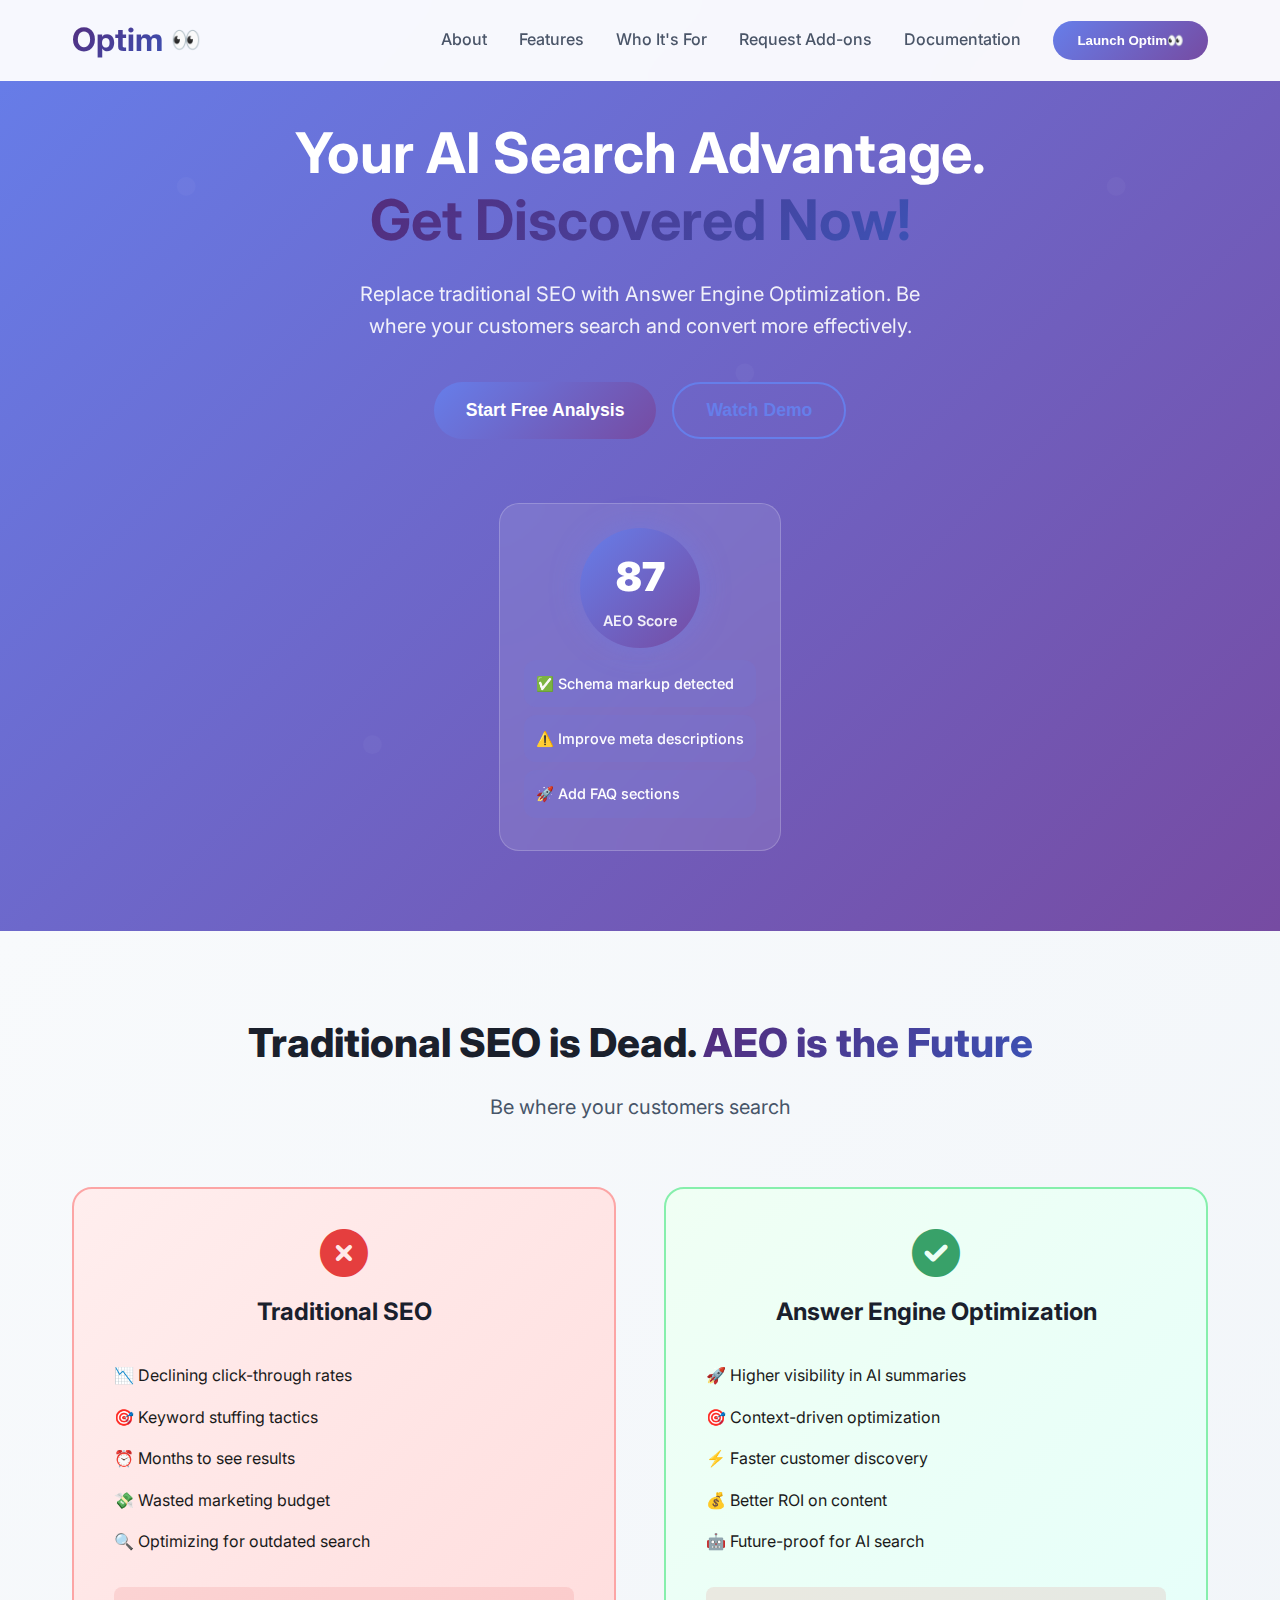
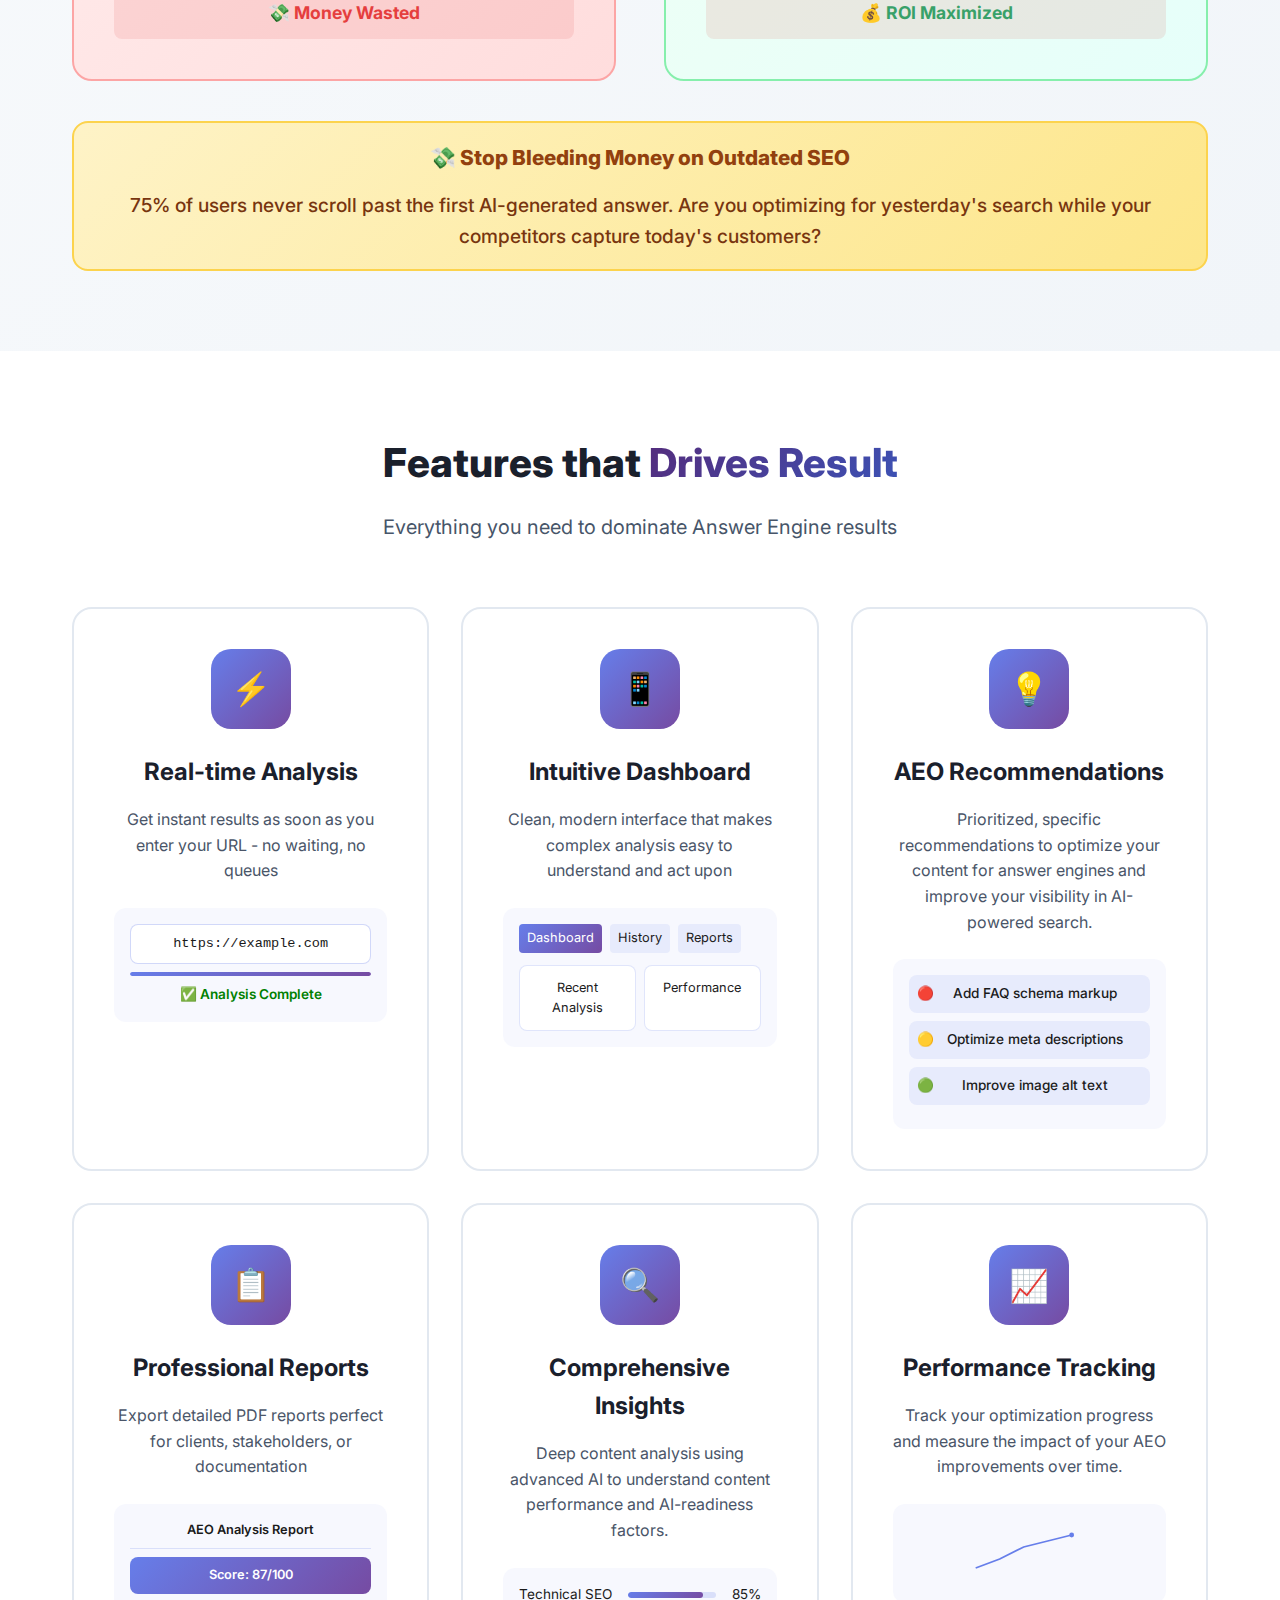
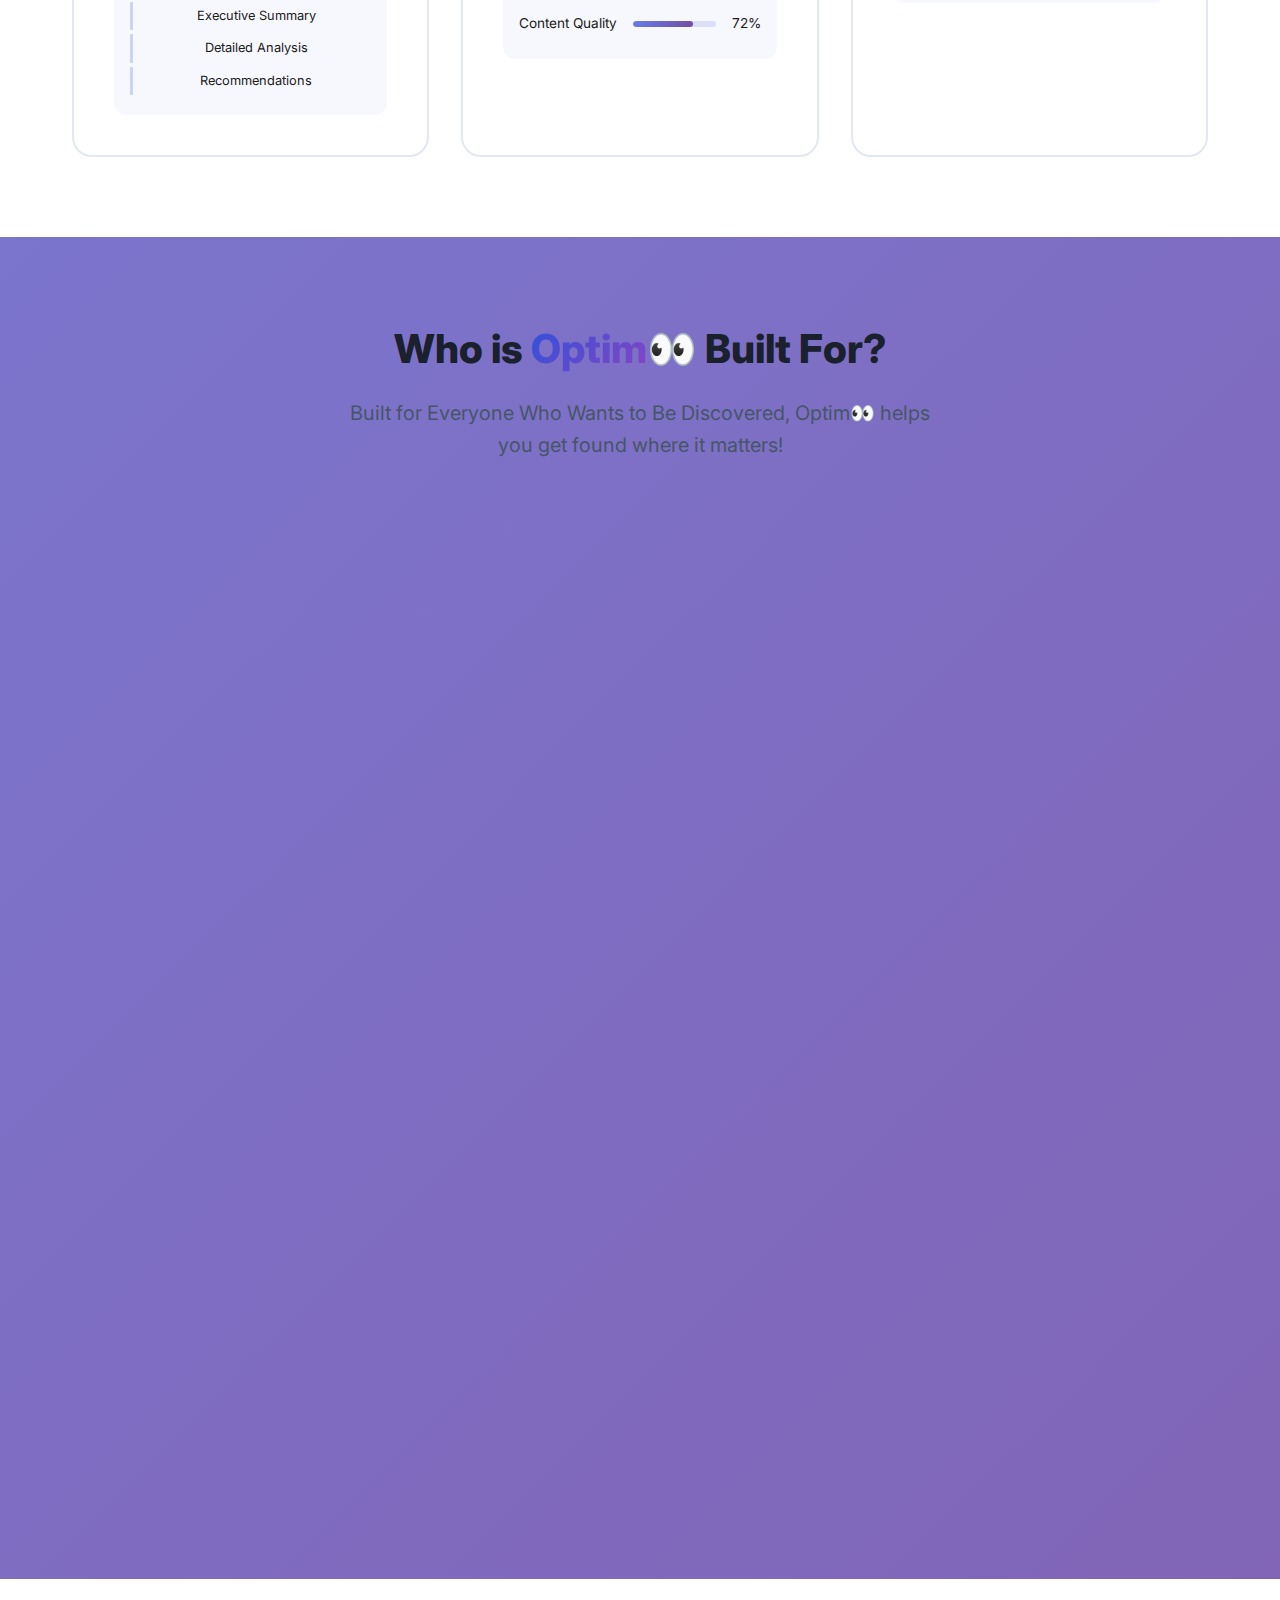
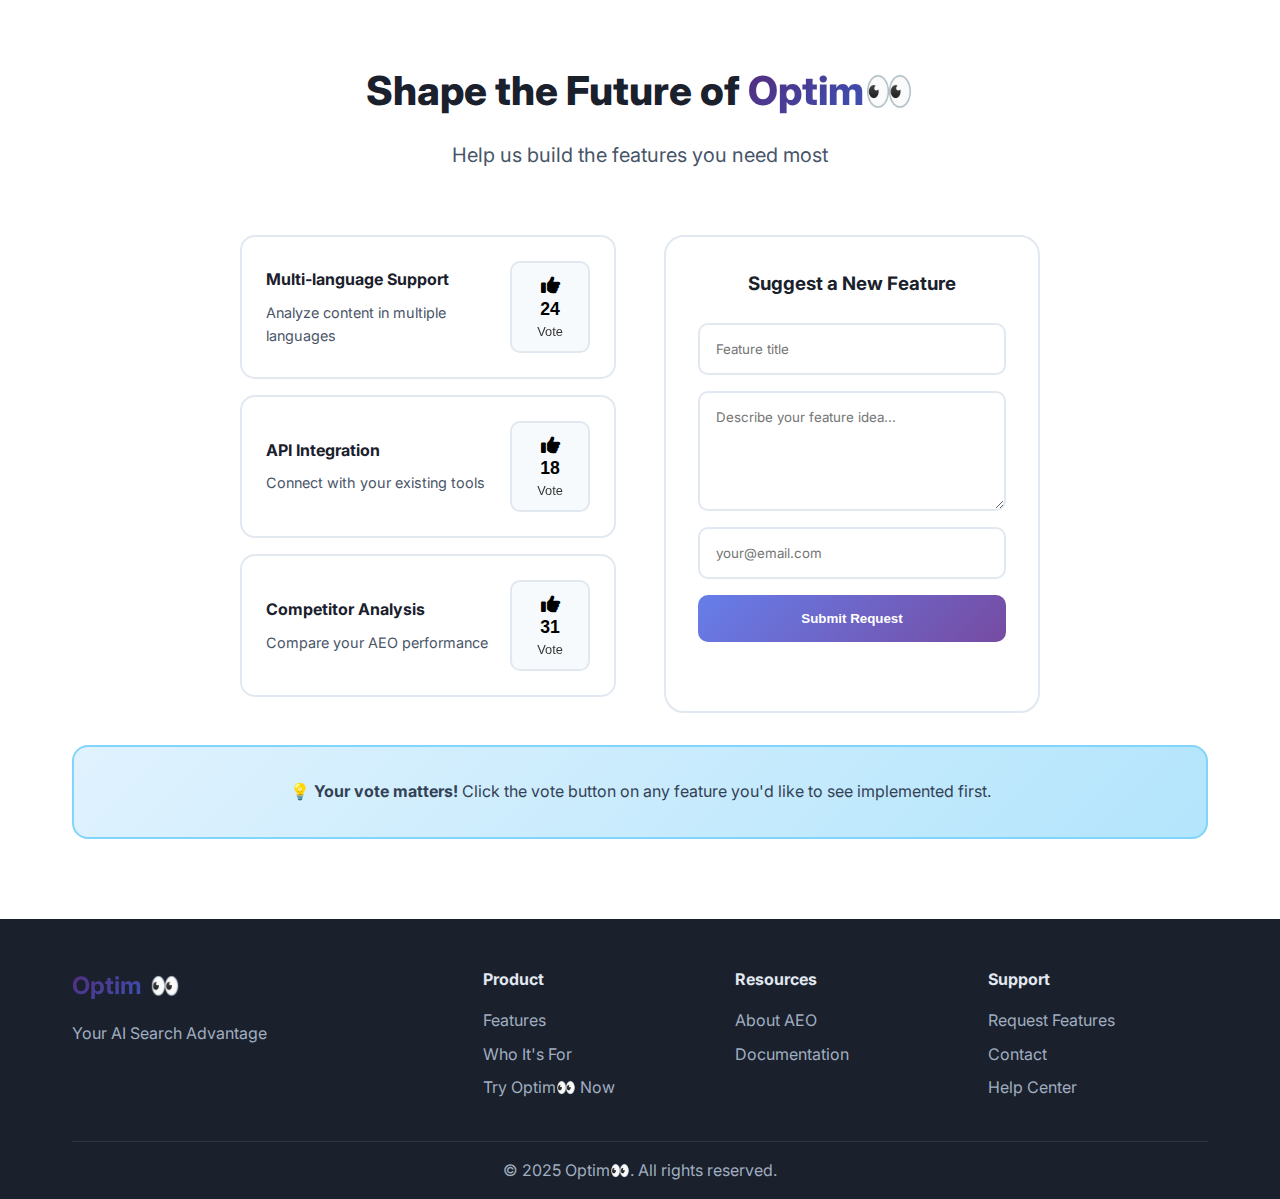
<file: index.html>
<!DOCTYPE html>
<html lang="en">
<head>
    <meta charset="UTF-8">
    <meta name="viewport" content="width=device-width, initial-scale=1.0">
    <title>Optim👀 - Your AI Search Advantage to Get Discovered</title>
    <link rel="stylesheet" href="styles.css">
    <link href="https://fonts.googleapis.com/css2?family=Inter:wght@300;400;500;600;700&display=swap" rel="stylesheet">
    <link rel="stylesheet" href="https://cdnjs.cloudflare.com/ajax/libs/font-awesome/6.0.0/css/all.min.css">
</head>
<body>
    <!-- Navigation -->
    <nav class="navbar">
        <div class="nav-container">
            <div class="nav-brand">
                <h1 class="logo">
                    <span class="gradient-text">Optim</span>
                    <span class="eye-icon">👀</span>
                </h1>
            </div>
            
            <!-- Desktop Navigation -->
            <div class="nav-links desktop-nav">
                <a href="#about" class="nav-link">About</a>
                <a href="#features" class="nav-link">Features</a>
                <a href="#audience" class="nav-link">Who It's For</a>
                <a href="#request-addons" class="nav-link">Request Add-ons</a>
                <a href="#documentation" id="documentationLink" class="nav-link">Documentation</a>
                <button class="cta-button">Launch Optim👀</button>
            </div>
            
            <!-- Mobile Menu Button -->
            <button class="mobile-menu-btn" id="mobileMenuBtn">
                <span class="hamburger"></span>
                <span class="hamburger"></span>
                <span class="hamburger"></span>
            </button>
        </div>
    </nav>

    <!-- Mobile Navigation Drawer -->
    <div class="nav-drawer" id="navDrawer">
        <div class="drawer-overlay" id="drawerOverlay"></div>
        <div class="drawer-content">
            <div class="drawer-header">
                <h2 class="drawer-title">
                    <span class="gradient-text">Optim</span>
                    <span class="eye-icon">👀</span>
                </h2>
                <button class="drawer-close" id="drawerClose">
                    <i class="fas fa-times"></i>
                </button>
            </div>
            <div class="drawer-links">
                <a href="#about" class="drawer-link" data-section="about">
                    <i class="fas fa-info-circle"></i>
                    About
                </a>
                <a href="#features" class="drawer-link" data-section="features">
                    <i class="fas fa-star"></i>
                    Features
                </a>
                <a href="#audience" class="drawer-link" data-section="audience">
                    <i class="fas fa-users"></i>
                    Who It's For
                </a>
                <a href="#request-addons" class="drawer-link" data-section="request-addons">
                    <i class="fas fa-plus-circle"></i>
                    Request Add-ons
                </a>
                <a href="#documentation" class="drawer-link" id="documentationLink">
                    <i class="fas fa-book"></i>
                    Documentation
                </a>
            </div>
            <div class="drawer-footer">
                <button class="cta-button full-width">Get Started</button>
            </div>
        </div>
    </div>

    <!-- Hero Section -->
    <section class="hero">
        <div class="container">
            <div class="hero-content">
                <h1 class="hero-title">
                    Your AI Search Advantage.<br>
                    <span class="gradient-text">Get Discovered Now!</span>
                </h1>
                <p class="hero-subtitle">
                    Replace traditional SEO with Answer Engine Optimization. 
                    Be where your customers search and convert more effectively.
                </p>
                <div class="hero-actions">
                    <button class="cta-button large">Start Free Analysis</button>
                    <button class="secondary-button large">Watch Demo</button>
                </div>
            </div>
            <div class="hero-visual">
                <div class="feature-showcase">
                    <div class="floating-card">
                        <div class="score-circle">
                            <span class="score-number">87</span>
                            <span class="score-label">AEO Score</span>
                        </div>
                        <div class="mini-recommendations">
                        <div class="rec-item">✅ Schema markup detected</div>
                        <div class="rec-item">⚠️ Improve meta descriptions</div>
                        <div class="rec-item">🚀 Add FAQ sections</div>
                    </div>
                    </div>
                </div>
            </div>
        </div>
    </section>

    <!-- About Section -->
    <section id="about" class="about-section">
        <div class="container">
            <div class="section-header">
                <h2 class="section-title">Traditional SEO is Dead. <span class="gradient-text">AEO is the Future</span></h2>
                <p class="section-subtitle">Be where your customers search</p>
            </div>
            
            <div class="comparison-grid">
                <div class="old-way">
                    <div class="comparison-card negative">
                        <i class="fas fa-times-circle error-icon"></i>
                        <h3>Traditional SEO</h3>
                        <ul>
                            <li>📉 Declining click-through rates</li>
                            <li>🎯 Keyword stuffing tactics</li>
                            <li>⏰ Months to see results</li>
                            <li>💸 Wasted marketing budget</li>
                            <li>🔍 Optimizing for outdated search</li>
                        </ul>
                        <div class="money-indicator">
                            <span class="money-lost">💸 Money Wasted</span>
                        </div>
                    </div>
                </div>
                
                <div class="new-way">
                    <div class="comparison-card positive">
                        <i class="fas fa-check-circle success-icon"></i>
                        <h3>Answer Engine Optimization</h3>
                        <ul>
                            <li>🚀 Higher visibility in AI summaries</li>
                            <li>🎯 Context-driven optimization</li>
                            <li>⚡ Faster customer discovery</li>
                            <li>💰 Better ROI on content</li>
                            <li>🤖 Future-proof for AI search</li>
                        </ul>
                        <div class="money-indicator">
                            <span class="money-saved">💰 ROI Maximized</span>
                        </div>
                    </div>
                </div>
            </div>
            <div class="painpoint-highlight">
                <div class="painpoint-card">
                    <h4>💸 Stop Bleeding Money on Outdated SEO</h4>
                    <p>75% of users never scroll past the first AI-generated answer. Are you optimizing for yesterday's search while your competitors capture today's customers?</p>
                </div>
            </div>
        </div>
    </section>

    <!-- Features Section -->
    <section id="features" class="features-section">
        <div class="container">
            <div class="section-header">
                <h2 class="section-title">Features that <span class="gradient-text">Drives Result</span></h2>
                <p>Everything you need to dominate Answer Engine results</p>
            </div>
            
            <div class="features-grid">
                <div class="feature-tile interactive-tile" data-feature="realtime">
                    <div class="feature-icon">⚡</div>
                    <h3>Real-time Analysis</h3>
                    <p>Get instant results as soon as you enter your URL - no waiting, no queues</p>
                    <div class="feature-preview">
                        <div class="loading-demo">
                            <div class="url-input">https://example.com</div>
                            <div class="loading-bar">
                                <div class="loading-progress"></div>
                            </div>
                            <div class="result-ready">✅ Analysis Complete</div>
                        </div>
                    </div>
                </div>

                <div class="feature-tile interactive-tile" data-feature="dashboard">
                    <div class="feature-icon">📱</div>
                    <h3>Intuitive Dashboard</h3>
                    <p>Clean, modern interface that makes complex analysis easy to understand and act upon</p>
                    <div class="feature-preview">
                        <div class="dashboard-preview">
                            <div class="dashboard-nav">
                                <div class="nav-item active">Dashboard</div>
                                <div class="nav-item">History</div>
                                <div class="nav-item">Reports</div>
                            </div>
                            <div class="dashboard-content">
                                <div class="dashboard-card">Recent Analysis</div>
                                <div class="dashboard-card">Performance</div>
                            </div>
                        </div>
                    </div>
                </div>

                <div class="feature-tile interactive-tile" data-feature="recommendations">
                    <div class="feature-icon">💡</div>
                    <h3>AEO Recommendations</h3>
                    <p>Prioritized, specific recommendations to optimize your content for answer engines and improve your visibility in AI-powered search.</p>
                    <div class="feature-preview">
                        <div class="rec-list">
                            <div class="rec-item priority-high">Add FAQ schema markup</div>
                            <div class="rec-item priority-medium">Optimize meta descriptions</div>
                            <div class="rec-item priority-low">Improve image alt text</div>
                        </div>
                    </div>
                </div>

                <div class="feature-tile interactive-tile" data-feature="export">
                    <div class="feature-icon">📋</div>
                    <h3>Professional Reports</h3>
                    <p>Export detailed PDF reports perfect for clients, stakeholders, or documentation</p>
                    <div class="feature-preview">
                        <div class="report-preview">
                            <div class="report-header">AEO Analysis Report</div>
                            <div class="report-score">Score: 87/100</div>
                            <div class="report-sections">
                                <div class="report-section">Executive Summary</div>
                                <div class="report-section">Detailed Analysis</div>
                                <div class="report-section">Recommendations</div>
                            </div>
                        </div>
                    </div>
                </div>

                <div class="feature-tile interactive-tile" data-feature="analysis">
                    <div class="feature-icon">🔍</div>
                    <h3>Comprehensive Insights</h3>
                    <p>Deep content analysis using advanced AI to understand content performance and AI-readiness factors.</p>
                    <div class="feature-preview">
                        <div class="analysis-preview">
                            <div class="category-bar">
                                <span>Technical SEO</span>
                                <div class="progress-bar"><div class="progress" style="width: 85%"></div></div>
                                <span>85%</span>
                            </div>
                            <div class="category-bar">
                                <span>Content Quality</span>
                                <div class="progress-bar"><div class="progress" style="width: 72%"></div></div>
                                <span>72%</span>
                            </div>
                        </div>
                    </div>
                </div>
                
                <div class="feature-tile interactive-tile" data-feature="tracking">
                    <div class="feature-icon">
                        <i class="fas fa-target">📈</i>
                    </div>
                    <h3>Performance Tracking</h3>
                    <p>Track your optimization progress and measure the impact of your AEO improvements over time.</p>
                    <div class="feature-preview">
                        <div class="chart-preview">
                            <svg viewBox="0 0 200 100" class="trend-chart">
                                <polyline points="10,80 50,65 90,45 130,35 170,25" stroke="#667eea" stroke-width="3" fill="none"/>
                                <circle cx="170" cy="25" r="4" fill="#667eea"/>
                            </svg>
                        </div>
                    </div>
                </div>
            </div>
        </div>
    </section>

    <!-- Audience Section -->
    <section id="audience" class="audience-section">
        <div class="container">
            <div class="section-header">
                <h2 class="section-title">Who is <span class="audience-gradient-text">Optim</span>👀 Built For?</h2>
                <p class="section-subtitle">Built for Everyone Who Wants to Be Discovered, Optim👀 helps you get found where it matters!</p>
            </div>
            
            <div class="audience-grid">
                <div class="audience-card animate-on-scroll" data-delay="100">
                    <div class="audience-icon">
                        <i class="fas fa-store"></i>
                    </div>
                    <h3>Local Businesses (SMEs)</h3>
                    <p>Small and medium enterprises use Optim👀 to increase local visibility and attract more customers through optimized answer engine presence.</p>
                    <div class="use-case">
                        <!-- <span class="use-case-label">Use Case:</span> -->
                        📍 Local visibility • 🛍️ Customer acquisition • ⭐ Reputation management
                    </div>
                </div>
                
                <div class="audience-card animate-on-scroll" data-delay="200">
                    <div class="audience-icon">
                        <i class="fas fa-bullhorn"></i>
                    </div>
                    <h3>Digital Marketers</h3>
                    <p>Marketers use Optim👀 to increase brand awareness and convert users down the funnel with data-driven AEO strategies.</p>
                    <div class="use-case">
                        <!-- <span class="use-case-label">Use Case:</span> -->
                        📊 Campaign optimization • 🎯 Lead generation • 📈 ROI tracking
                    </div>
                </div>
                
                <div class="audience-card animate-on-scroll" data-delay="300">
                    <div class="audience-icon">
                        <i class="fas fa-building"></i>
                    </div>
                    <h3>Agencies</h3>
                    <p>Marketing agencies leverage Optim👀 to deliver cutting-edge AEO services to their clients and stay ahead of the competition.</p>
                    <div class="use-case">
                        <!-- <span class="use-case-label">Use Case:</span> -->
                        👥 Client services • 📋 White-label reports • 💼 Service expansion
                    </div>
                </div>
                
                <div class="audience-card animate-on-scroll" data-delay="400">
                    <div class="audience-icon">
                        <i class="fas fa-palette"></i>
                    </div>
                    <h3>Creators</h3>
                    <p>Content creators and influencers use Optim👀 to optimize their content for maximum discoverability across all platforms.</p>
                    <div class="use-case">
                        <!-- <span class="use-case-label">Use Case:</span> -->
                        ✍️ Content strategy • 🌐 Audience growth • 💰 Monetization
                    </div>
                </div>
            </div>
        </div>
    </section>

    <!-- Request Add-ons Section -->
    <section id="request-addons" class="request-section">
        <div class="container">
            <div class="section-header">
                <h2 class="section-title">Shape the Future of <span class="gradient-text">Optim</span>👀</h2>
                <p class="section-subtitle">Help us build the features you need most</p>
            </div>
            
            <div class="request-content">
                <div class="voting-interface">
                    <div class="feature-requests">
                        <div class="request-item">
                            <div class="request-info">
                                <h4>Multi-language Support</h4>
                                <p>Analyze content in multiple languages</p>
                            </div>
                            <button class="vote-btn" data-votes="24">
                                <i class="fas fa-thumbs-up"></i>
                                <span class="vote-count">24</span>
                                <span class="vote-text">Vote</span>
                            </button>
                        </div>
                        
                        <div class="request-item">
                            <div class="request-info">
                                <h4>API Integration</h4>
                                <p>Connect with your existing tools</p>
                            </div>
                            <button class="vote-btn" data-votes="18">
                                <i class="fas fa-thumbs-up"></i>
                                <span class="vote-count">18</span>
                                <span class="vote-text">Vote</span>
                            </button>
                        </div>
                        
                        <div class="request-item">
                            <div class="request-info">
                                <h4>Competitor Analysis</h4>
                                <p>Compare your AEO performance</p>
                            </div>
                            <button class="vote-btn" data-votes="31">
                                <i class="fas fa-thumbs-up"></i>
                                <span class="vote-count">31</span>
                                <span class="vote-text">Vote</span>
                            </button>
                        </div>
                    </div>
                    
                    <div class="request-form">
                        <h3>Suggest a New Feature</h3>
                        <form class="feature-form">
                            <input type="text" placeholder="Feature title" required>
                            <textarea placeholder="Describe your feature idea..." required></textarea>
                            <input type="email" id="contact-email" name="email" placeholder="your@email.com" required>
                            <button type="submit" class="submit-btn">Submit Request</button>
                        </form>
                    </div>
                </div>
            </div>

            <div class="vote-indicator">
                <p>💡 <strong>Your vote matters!</strong> Click the vote button on any feature you'd like to see implemented first.</p>
            </div>
        </div>
    </section>

    <!-- Footer -->
    <footer class="footer">
        <div class="container">
            <div class="footer-content">
                <div class="footer-brand">
                    <h3>
                        <span class="gradient-text">Optim</span>
                        <span class="eye-icon">👀</span>
                    </h3>
                    <p>Your AI Search Advantage</p>
                </div>
                
                <div class="footer-links">
                    <div class="footer-section">
                        <h4>Product</h4>
                        <a href="#features">Features</a>
                        <a href="#audience">Who It's For</a>
                        <a href="#try-now">Try Optim👀 Now</a>
                    </div>
                    
                    <div class="footer-section">
                        <h4>Resources</h4>
                        <a href="#about">About AEO</a>
                        <a href="#documentation" id="documentationLink">Documentation</a>
                    </div>
                    
                    <div class="footer-section">
                        <h4>Support</h4>
                        <a href="#request-addons">Request Features</a>
                        <a href="#">Contact</a>
                        <a href="#">Help Center</a>
                    </div>
                </div>
            </div>
            
            <div class="footer-bottom">
                <p>&copy; 2025 Optim👀. All rights reserved.</p>
            </div>
        </div>
    </footer>

    <script src="script.js"></script>
</body>
</html>
</file>
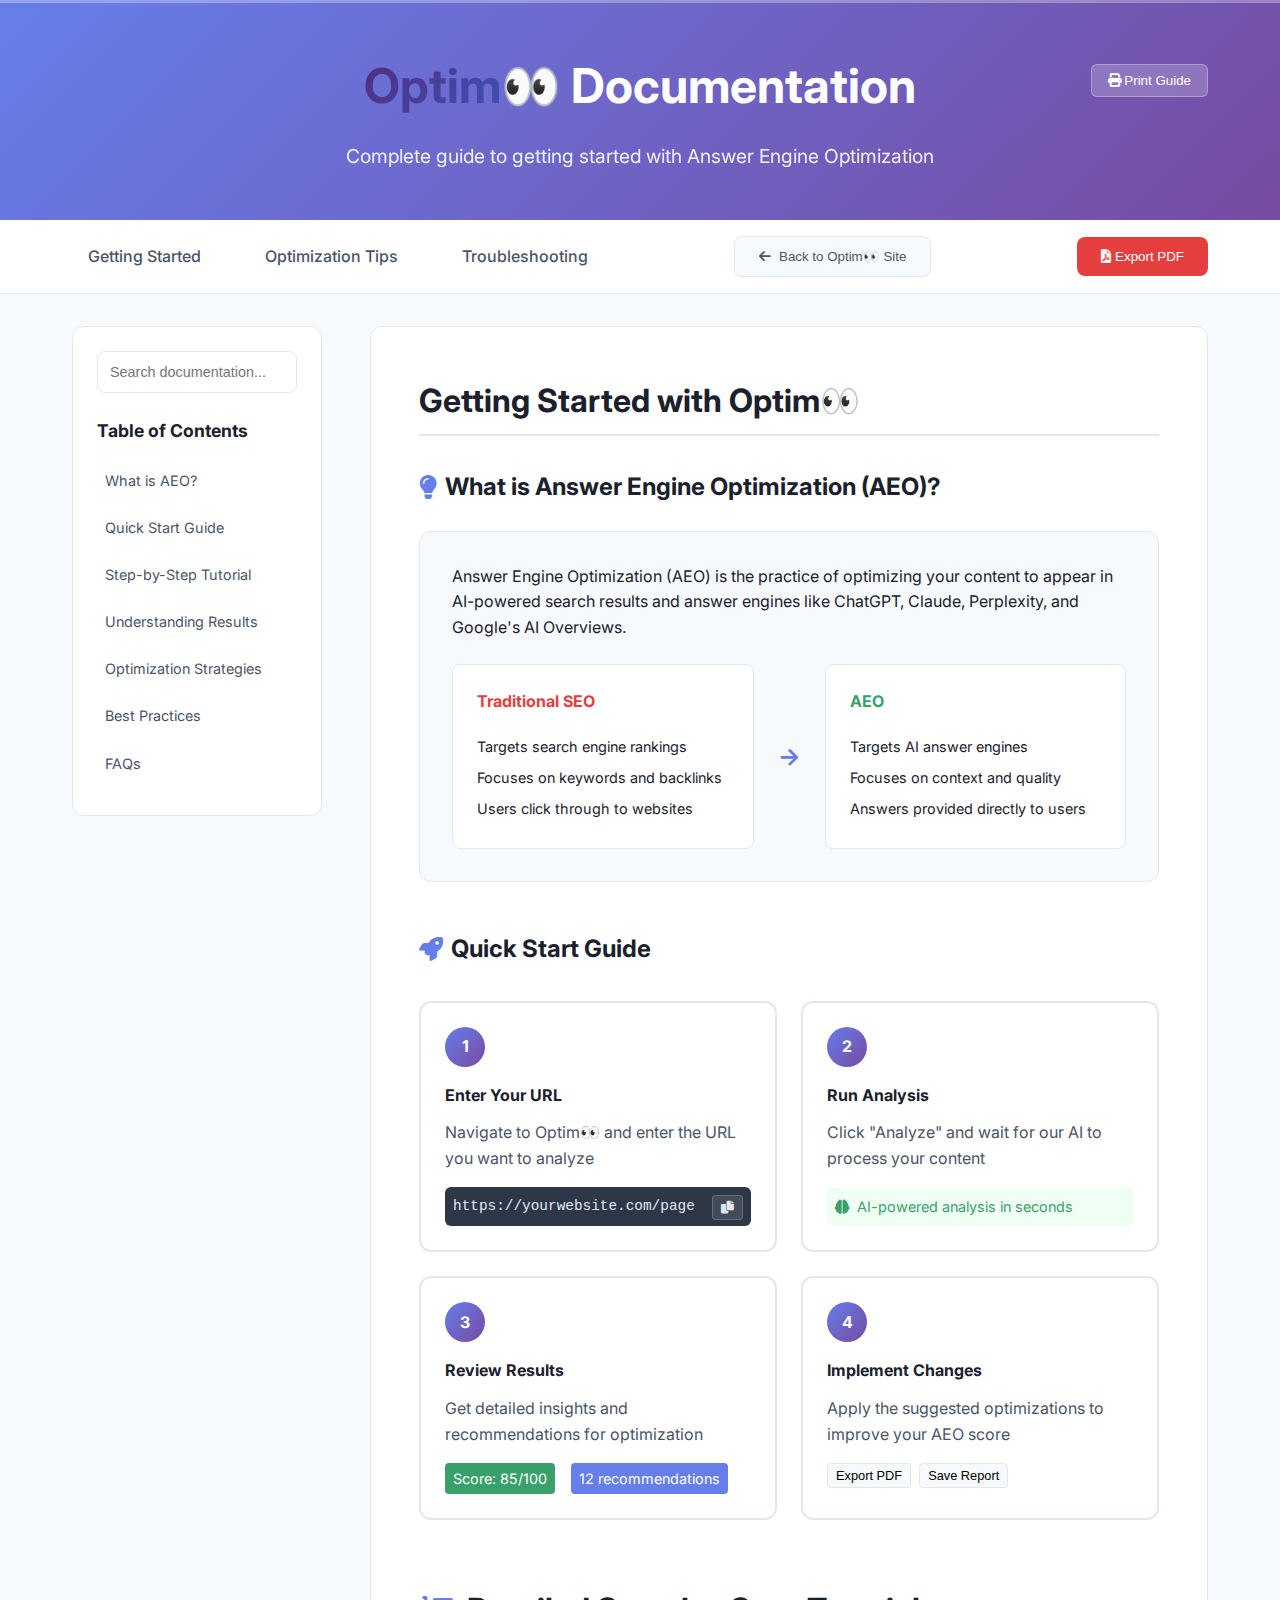
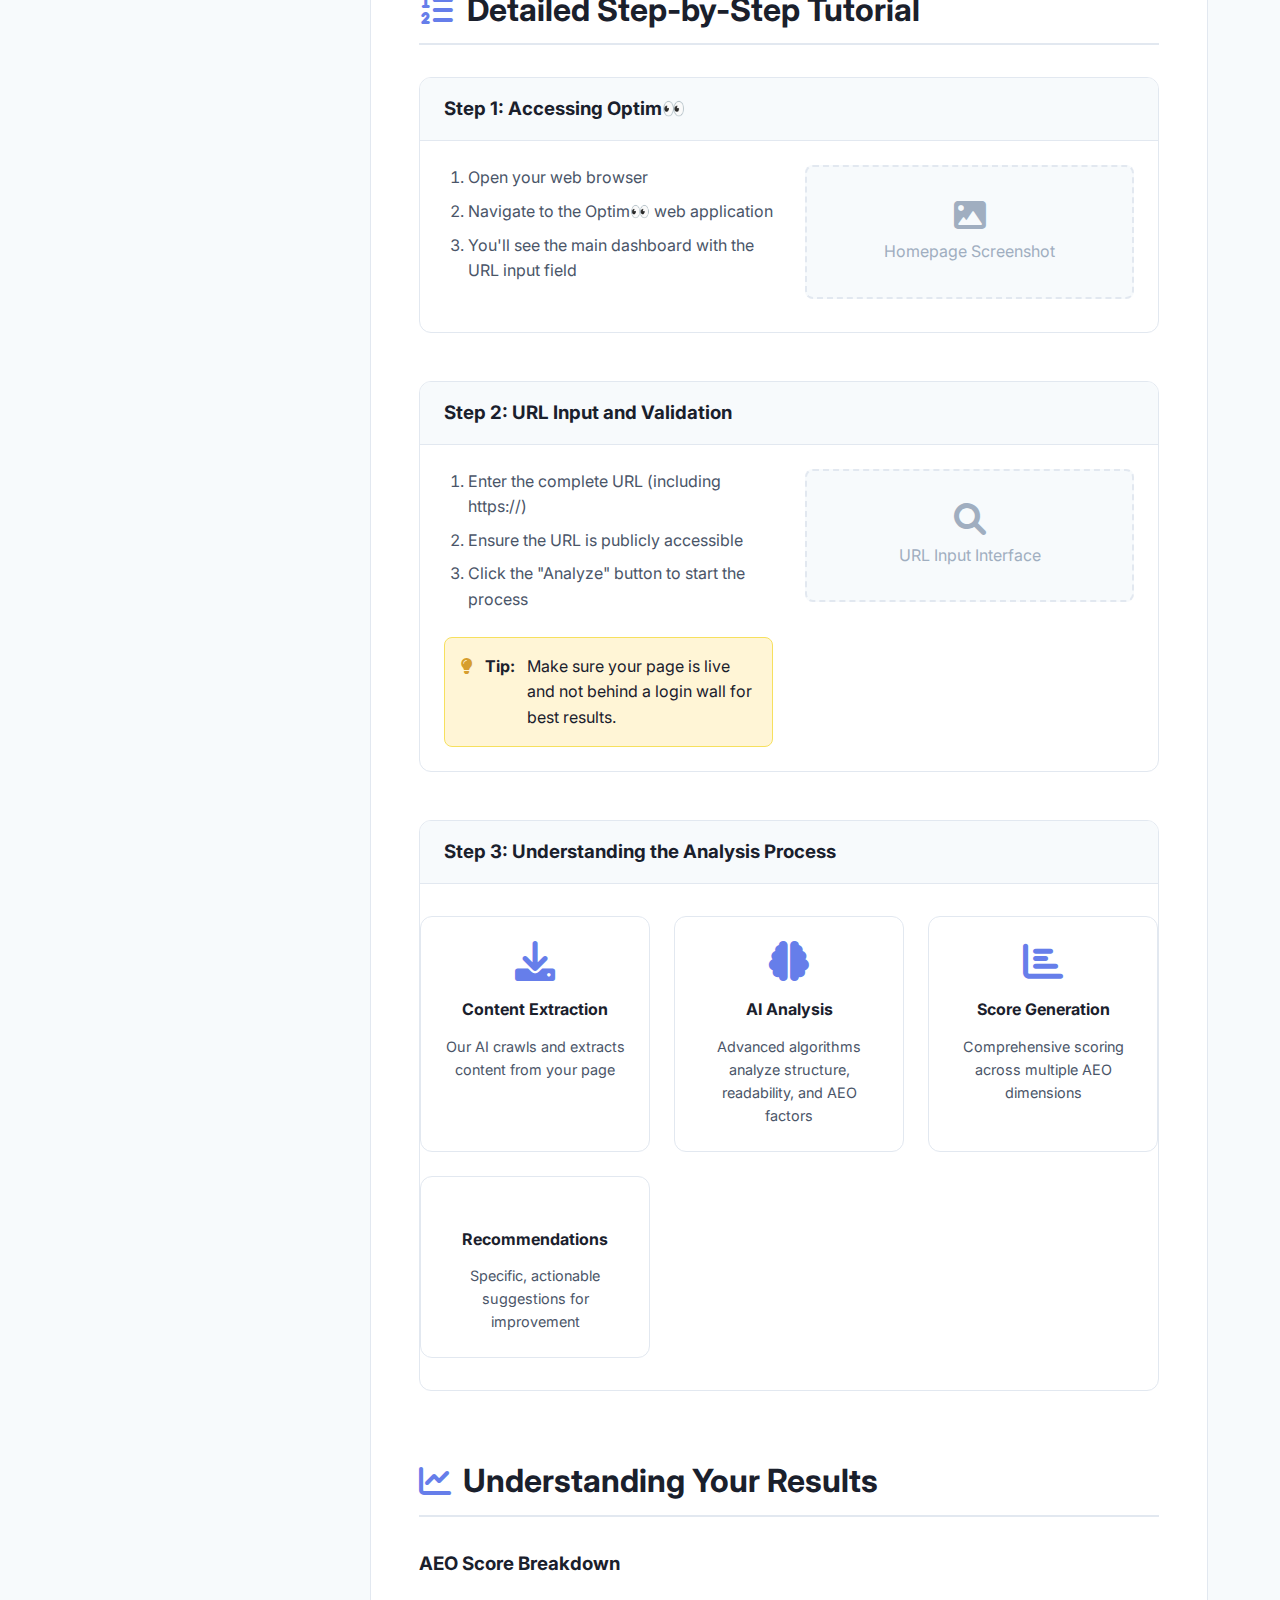
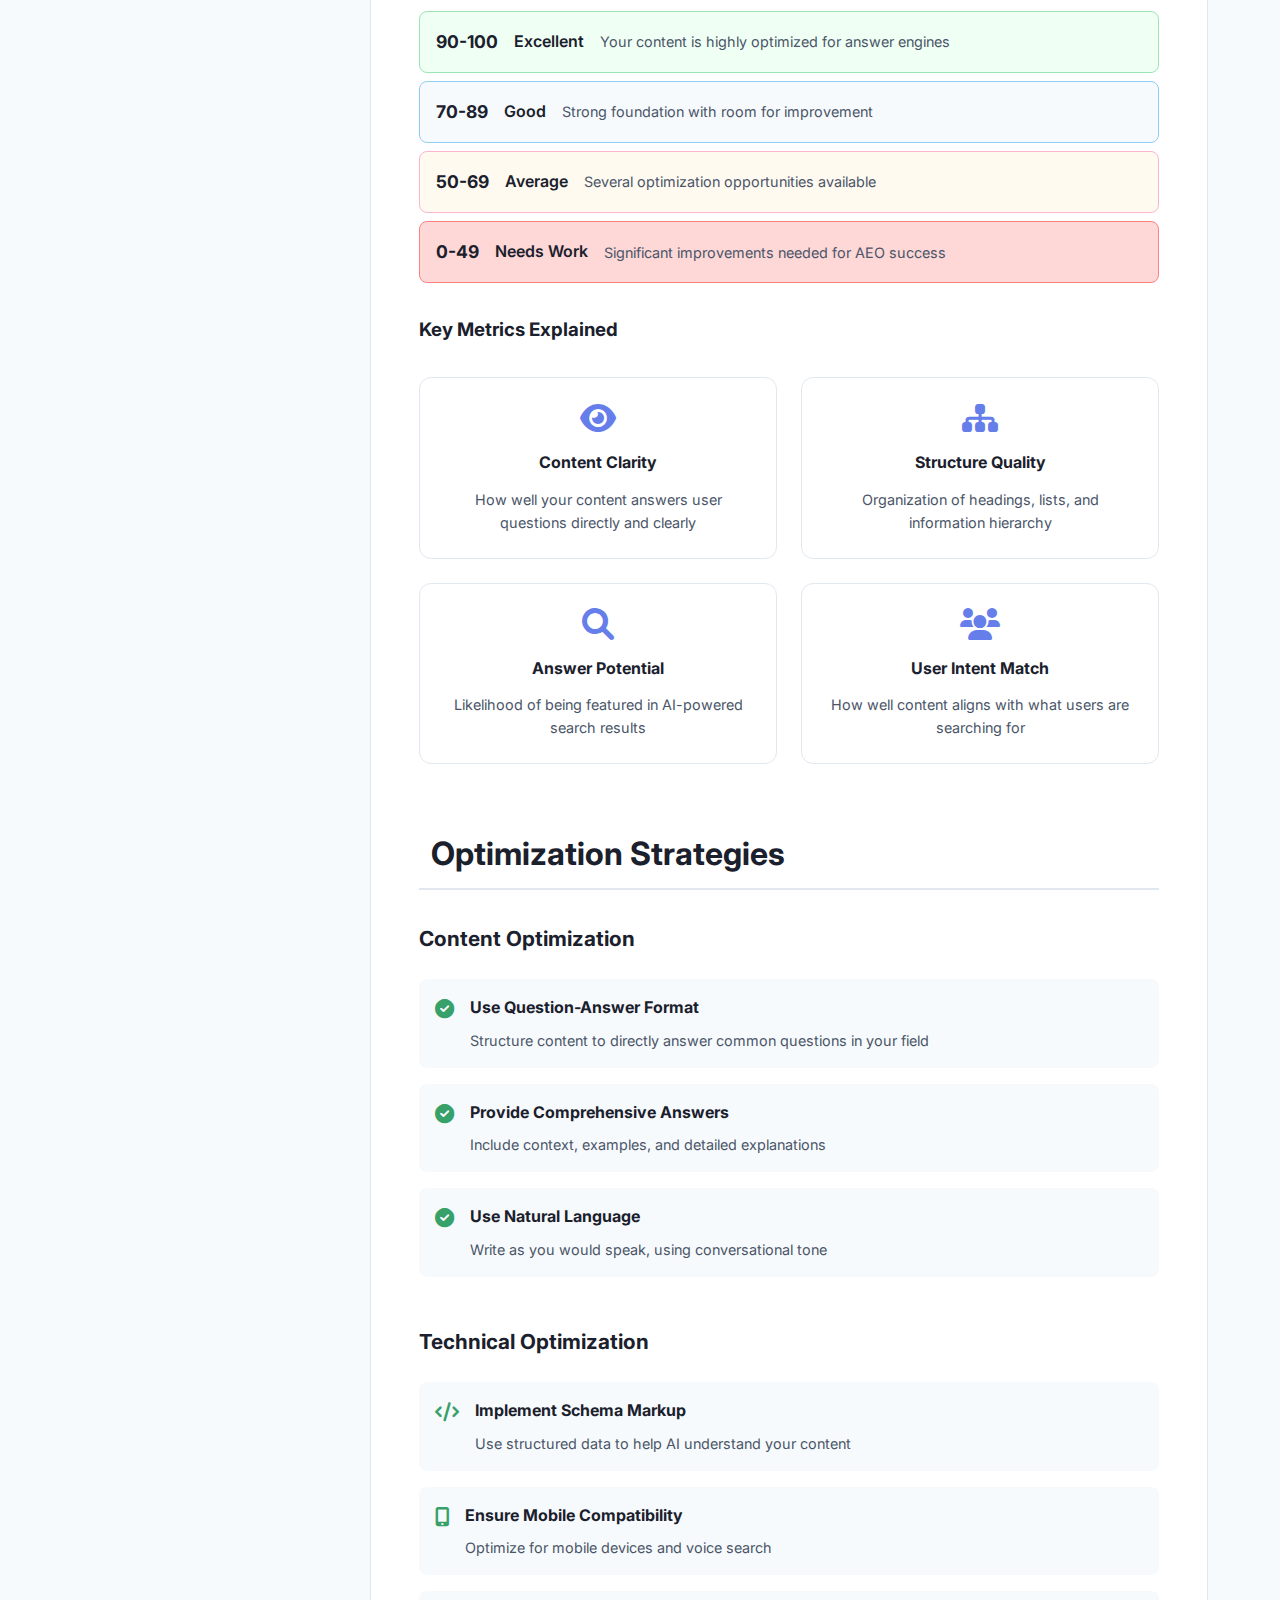
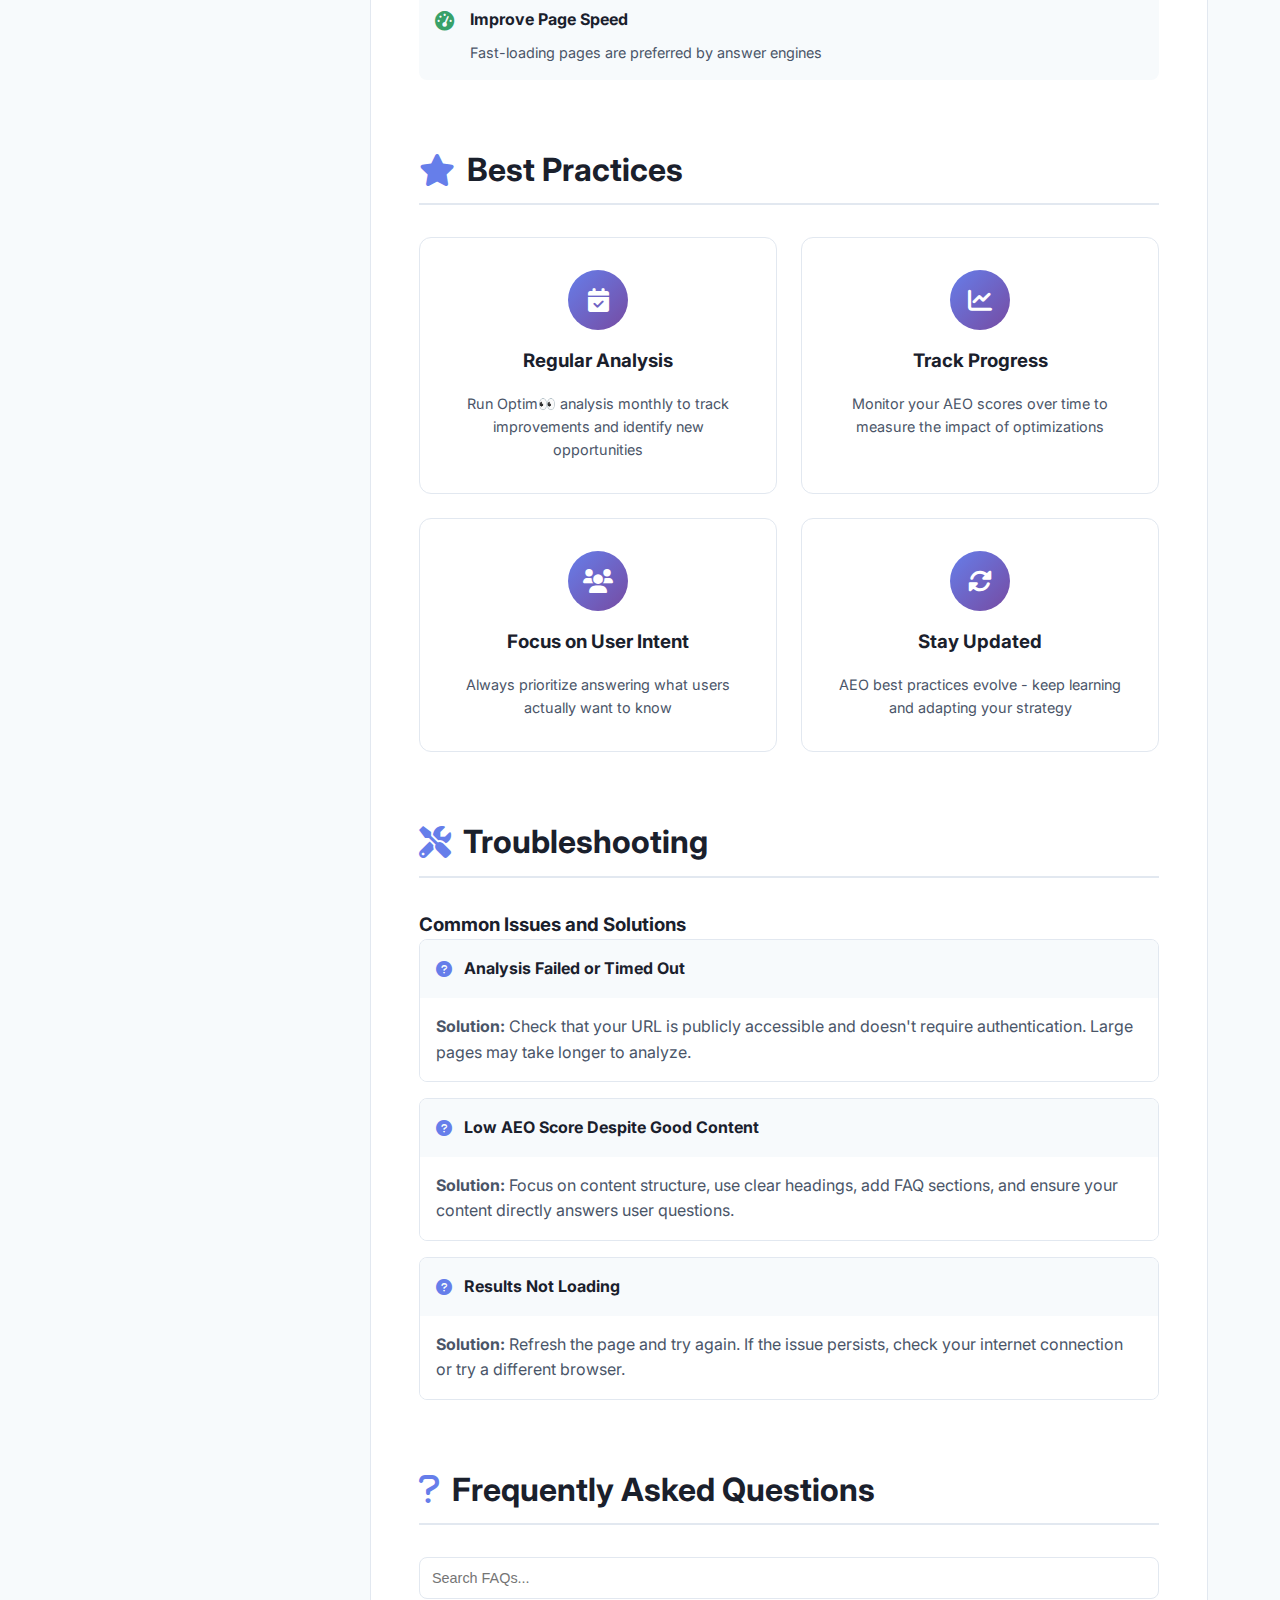
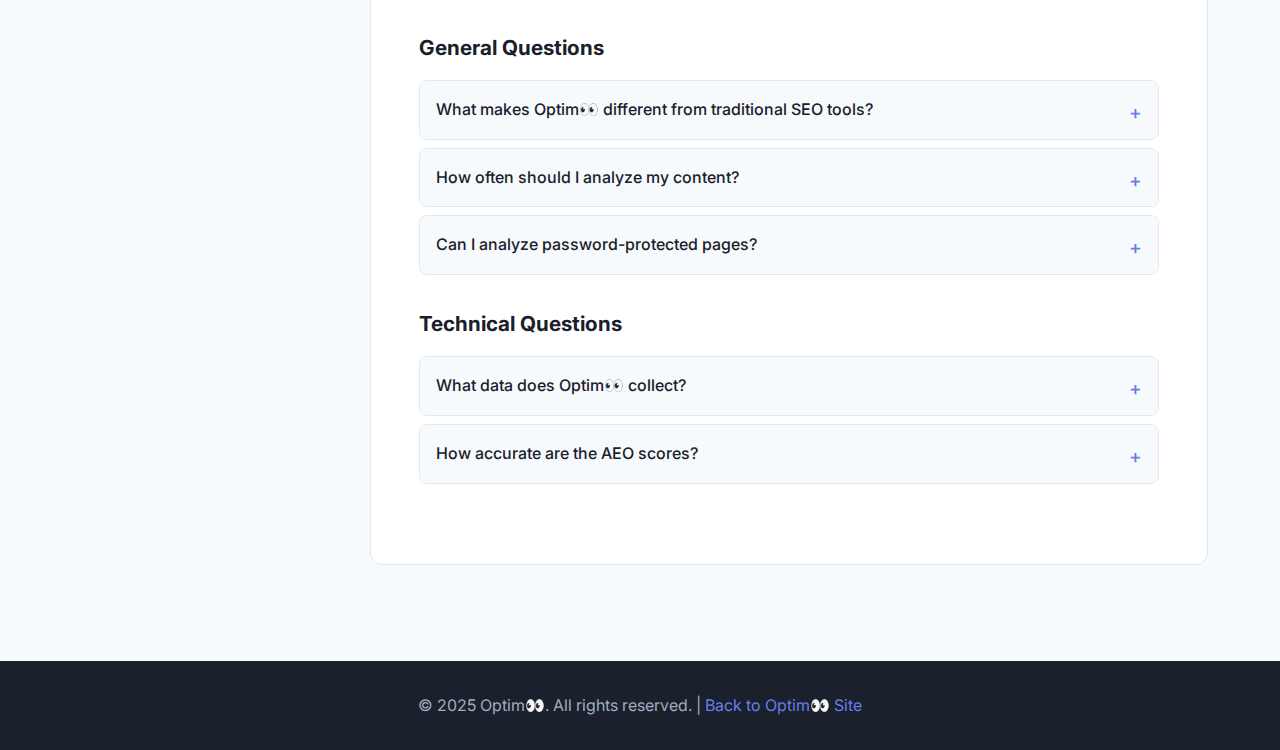
<file: documentation.html>
<!DOCTYPE html>
<html lang="en">
<head>
    <meta charset="UTF-8">
    <meta name="viewport" content="width=device-width, initial-scale=1.0">
    <title>Optim👀 Documentation - Complete User Guide</title>
    <link rel="stylesheet" href="documentation-styles.css">
    <link href="https://fonts.googleapis.com/css2?family=Inter:wght@300;400;500;600;700&display=swap" rel="stylesheet">
    <link rel="stylesheet" href="https://cdnjs.cloudflare.com/ajax/libs/font-awesome/6.0.0/css/all.min.css">
</head>
<body>
    <header class="doc-header">
        <div class="container">
            <div class="header-content">
                <h1 class="doc-title">
                    <span class="gradient-text">Optim</span>👀 Documentation
                </h1>
                <p class="doc-subtitle">Complete guide to getting started with Answer Engine Optimization</p>
            </div>
        </div>
    </header>

    <nav class="doc-nav">
        <div class="container">
            <div class="nav-content">
                <div class="nav-sections">
                    <a href="#getting-started" class="nav-section active">Getting Started</a>
                    <a href="#optimization-strategies" class="nav-section">Optimization Tips</a>
                    <a href="#troubleshooting" class="nav-section">Troubleshooting</a>
                </div>
                <button class="back-btn" onclick="window.close()">
                    <i class="fas fa-arrow-left"></i> Back to Optim👀 Site
                </button>
            </div>
        </div>
    </nav>

    <main class="doc-main">
        <div class="container">
            <div class="doc-layout">
                <aside class="doc-sidebar">
                    <div class="sidebar-content">
                        <h3>Table of Contents</h3>
                        <ul class="toc">
                            <li><a href="#what-is-aeo">What is AEO?</a></li>
                            <li><a href="#quick-start">Quick Start Guide</a></li>
                            <li><a href="#step-by-step">Step-by-Step Tutorial</a></li>
                            <li><a href="#understanding-results">Understanding Results</a></li>
                            <li><a href="#optimization-strategies">Optimization Strategies</a></li>
                            <li><a href="#best-practices">Best Practices</a></li>
                            <li><a href="#faqs">FAQs</a></li>
                        </ul>
                    </div>
                </aside>

                <div class="doc-content">
                    <section id="getting-started" class="doc-section">
                        <h2>Getting Started with Optim👀</h2>
                        
                        <div id="what-is-aeo" class="subsection">
                            <h3><i class="fas fa-lightbulb"></i> What is Answer Engine Optimization (AEO)?</h3>
                            <div class="info-card">
                                <p>Answer Engine Optimization (AEO) is the practice of optimizing your content to appear in AI-powered search results and answer engines like ChatGPT, Claude, Perplexity, and Google's AI Overviews.</p>
                                
                                <div class="comparison-mini">
                                    <div class="old-vs-new">
                                        <div class="old-method">
                                            <h4>Traditional SEO</h4>
                                            <ul>
                                                <li>Targets search engine rankings</li>
                                                <li>Focuses on keywords and backlinks</li>
                                                <li>Users click through to websites</li>
                                            </ul>
                                        </div>
                                        <div class="arrow">→</div>
                                        <div class="new-method">
                                            <h4>AEO</h4>
                                            <ul>
                                                <li>Targets AI answer engines</li>
                                                <li>Focuses on context and quality</li>
                                                <li>Answers provided directly to users</li>
                                            </ul>
                                        </div>
                                    </div>
                                </div>
                            </div>
                        </div>

                        <div id="quick-start" class="subsection">
                            <h3><i class="fas fa-rocket"></i> Quick Start Guide</h3>
                            <div class="step-cards">
                                <div class="step-card">
                                    <div class="step-number">1</div>
                                    <div class="step-content">
                                        <h4>Enter Your URL</h4>
                                        <p>Navigate to Optim👀 and enter the URL you want to analyze</p>
                                        <div class="code-example">
                                            <code>https://yourwebsite.com/page</code>
                                        </div>
                                    </div>
                                </div>

                                <div class="step-card">
                                    <div class="step-number">2</div>
                                    <div class="step-content">
                                        <h4>Run Analysis</h4>
                                        <p>Click "Analyze" and wait for our AI to process your content</p>
                                        <div class="feature-highlight">
                                            <i class="fas fa-brain"></i> AI-powered analysis in seconds
                                        </div>
                                    </div>
                                </div>

                                <div class="step-card">
                                    <div class="step-number">3</div>
                                    <div class="step-content">
                                        <h4>Review Results</h4>
                                        <p>Get detailed insights and recommendations for optimization</p>
                                        <div class="result-preview">
                                            <span class="score">Score: 85/100</span>
                                            <span class="recommendations">12 recommendations</span>
                                        </div>
                                    </div>
                                </div>

                                <div class="step-card">
                                    <div class="step-number">4</div>
                                    <div class="step-content">
                                        <h4>Implement Changes</h4>
                                        <p>Apply the suggested optimizations to improve your AEO score</p>
                                        <div class="action-buttons">
                                            <button class="mini-btn">Export PDF</button>
                                            <button class="mini-btn">Save Report</button>
                                        </div>
                                    </div>
                                </div>
                            </div>
                        </div>
                    </section>

                    <section id="step-by-step" class="doc-section">
                        <h2><i class="fas fa-list-ol"></i> Detailed Step-by-Step Tutorial</h2>
                        
                        <div class="tutorial-section">
                            <h3>Step 1: Accessing Optim👀</h3>
                            <div class="tutorial-content">
                                <div class="tutorial-text">
                                    <ol>
                                        <li>Open your web browser</li>
                                        <li>Navigate to the Optim👀 web application</li>
                                        <li>You'll see the main dashboard with the URL input field</li>
                                    </ol>
                                </div>
                                <div class="tutorial-visual">
                                    <div class="screenshot-placeholder">
                                        <i class="fas fa-image"></i>
                                        <span>Homepage Screenshot</span>
                                    </div>
                                </div>
                            </div>
                        </div>

                        <div class="tutorial-section">
                            <h3>Step 2: URL Input and Validation</h3>
                            <div class="tutorial-content">
                                <div class="tutorial-text">
                                    <ol>
                                        <li>Enter the complete URL (including https://)</li>
                                        <li>Ensure the URL is publicly accessible</li>
                                        <li>Click the "Analyze" button to start the process</li>
                                    </ol>
                                    <div class="tip-box">
                                        <i class="fas fa-lightbulb"></i>
                                        <strong>Tip:</strong> Make sure your page is live and not behind a login wall for best results.
                                    </div>
                                </div>
                                <div class="tutorial-visual">
                                    <div class="screenshot-placeholder">
                                        <i class="fas fa-search"></i>
                                        <span>URL Input Interface</span>
                                    </div>
                                </div>
                            </div>
                        </div>

                        <div class="tutorial-section">
                            <h3>Step 3: Understanding the Analysis Process</h3>
                            <div class="analysis-steps">
                                <div class="analysis-step">
                                    <i class="fas fa-download"></i>
                                    <h4>Content Extraction</h4>
                                    <p>Our AI crawls and extracts content from your page</p>
                                </div>
                                <div class="analysis-step">
                                    <i class="fas fa-brain"></i>
                                    <h4>AI Analysis</h4>
                                    <p>Advanced algorithms analyze structure, readability, and AEO factors</p>
                                </div>
                                <div class="analysis-step">
                                    <i class="fas fa-chart-bar"></i>
                                    <h4>Score Generation</h4>
                                    <p>Comprehensive scoring across multiple AEO dimensions</p>
                                </div>
                                <div class="analysis-step">
                                    <i class="fas fa-recommendations"></i>
                                    <h4>Recommendations</h4>
                                    <p>Specific, actionable suggestions for improvement</p>
                                </div>
                            </div>
                        </div>
                    </section>

                    <section id="understanding-results" class="doc-section">
                        <h2><i class="fas fa-chart-line"></i> Understanding Your Results</h2>
                        
                        <div class="results-guide">
                            <h3>AEO Score Breakdown</h3>
                            <div class="score-explanation">
                                <div class="score-range excellent">
                                    <span class="range">90-100</span>
                                    <span class="label">Excellent</span>
                                    <span class="description">Your content is highly optimized for answer engines</span>
                                </div>
                                <div class="score-range good">
                                    <span class="range">70-89</span>
                                    <span class="label">Good</span>
                                    <span class="description">Strong foundation with room for improvement</span>
                                </div>
                                <div class="score-range average">
                                    <span class="range">50-69</span>
                                    <span class="label">Average</span>
                                    <span class="description">Several optimization opportunities available</span>
                                </div>
                                <div class="score-range poor">
                                    <span class="range">0-49</span>
                                    <span class="label">Needs Work</span>
                                    <span class="description">Significant improvements needed for AEO success</span>
                                </div>
                            </div>

                            <h3>Key Metrics Explained</h3>
                            <div class="metrics-grid">
                                <div class="metric-card">
                                    <i class="fas fa-eye"></i>
                                    <h4>Content Clarity</h4>
                                    <p>How well your content answers user questions directly and clearly</p>
                                </div>
                                <div class="metric-card">
                                    <i class="fas fa-sitemap"></i>
                                    <h4>Structure Quality</h4>
                                    <p>Organization of headings, lists, and information hierarchy</p>
                                </div>
                                <div class="metric-card">
                                    <i class="fas fa-search"></i>
                                    <h4>Answer Potential</h4>
                                    <p>Likelihood of being featured in AI-powered search results</p>
                                </div>
                                <div class="metric-card">
                                    <i class="fas fa-users"></i>
                                    <h4>User Intent Match</h4>
                                    <p>How well content aligns with what users are searching for</p>
                                </div>
                            </div>
                        </div>
                    </section>

                    <section id="optimization-strategies" class="doc-section">
                        <h2><i class="fas fa-target"></i> Optimization Strategies</h2>
                        
                        <div class="strategies-content">
                            <div class="strategy-category">
                                <h3>Content Optimization</h3>
                                <div class="strategy-list">
                                    <div class="strategy-item">
                                        <i class="fas fa-check-circle"></i>
                                        <div>
                                            <h4>Use Question-Answer Format</h4>
                                            <p>Structure content to directly answer common questions in your field</p>
                                        </div>
                                    </div>
                                    <div class="strategy-item">
                                        <i class="fas fa-check-circle"></i>
                                        <div>
                                            <h4>Provide Comprehensive Answers</h4>
                                            <p>Include context, examples, and detailed explanations</p>
                                        </div>
                                    </div>
                                    <div class="strategy-item">
                                        <i class="fas fa-check-circle"></i>
                                        <div>
                                            <h4>Use Natural Language</h4>
                                            <p>Write as you would speak, using conversational tone</p>
                                        </div>
                                    </div>
                                </div>
                            </div>

                            <div class="strategy-category">
                                <h3>Technical Optimization</h3>
                                <div class="strategy-list">
                                    <div class="strategy-item">
                                        <i class="fas fa-code"></i>
                                        <div>
                                            <h4>Implement Schema Markup</h4>
                                            <p>Use structured data to help AI understand your content</p>
                                        </div>
                                    </div>
                                    <div class="strategy-item">
                                        <i class="fas fa-mobile-alt"></i>
                                        <div>
                                            <h4>Ensure Mobile Compatibility</h4>
                                            <p>Optimize for mobile devices and voice search</p>
                                        </div>
                                    </div>
                                    <div class="strategy-item">
                                        <i class="fas fa-tachometer-alt"></i>
                                        <div>
                                            <h4>Improve Page Speed</h4>
                                            <p>Fast-loading pages are preferred by answer engines</p>
                                        </div>
                                    </div>
                                </div>
                            </div>
                        </div>
                    </section>

                    <section id="best-practices" class="doc-section">
                        <h2><i class="fas fa-star"></i> Best Practices</h2>
                        
                        <div class="best-practices-grid">
                            <div class="practice-card">
                                <div class="practice-icon">
                                    <i class="fas fa-calendar-check"></i>
                                </div>
                                <h3>Regular Analysis</h3>
                                <p>Run Optim👀 analysis monthly to track improvements and identify new opportunities</p>
                            </div>

                            <div class="practice-card">
                                <div class="practice-icon">
                                    <i class="fas fa-chart-line"></i>
                                </div>
                                <h3>Track Progress</h3>
                                <p>Monitor your AEO scores over time to measure the impact of optimizations</p>
                            </div>

                            <div class="practice-card">
                                <div class="practice-icon">
                                    <i class="fas fa-users"></i>
                                </div>
                                <h3>Focus on User Intent</h3>
                                <p>Always prioritize answering what users actually want to know</p>
                            </div>

                            <div class="practice-card">
                                <div class="practice-icon">
                                    <i class="fas fa-sync-alt"></i>
                                </div>
                                <h3>Stay Updated</h3>
                                <p>AEO best practices evolve - keep learning and adapting your strategy</p>
                            </div>
                        </div>
                    </section>

                    <section id="troubleshooting" class="doc-section">
                        <h2><i class="fas fa-tools"></i> Troubleshooting</h2>
                        
                        <div class="faq-section">
                            <h3>Common Issues and Solutions</h3>
                            <div class="faq-list">
                                <div class="faq-item">
                                    <div class="faq-question">
                                        <i class="fas fa-question-circle"></i>
                                        <h4>Analysis Failed or Timed Out</h4>
                                    </div>
                                    <div class="faq-answer">
                                        <p><strong>Solution:</strong> Check that your URL is publicly accessible and doesn't require authentication. Large pages may take longer to analyze.</p>
                                    </div>
                                </div>

                                <div class="faq-item">
                                    <div class="faq-question">
                                        <i class="fas fa-question-circle"></i>
                                        <h4>Low AEO Score Despite Good Content</h4>
                                    </div>
                                    <div class="faq-answer">
                                        <p><strong>Solution:</strong> Focus on content structure, use clear headings, add FAQ sections, and ensure your content directly answers user questions.</p>
                                    </div>
                                </div>

                                <div class="faq-item">
                                    <div class="faq-question">
                                        <i class="fas fa-question-circle"></i>
                                        <h4>Results Not Loading</h4>
                                    </div>
                                    <div class="faq-answer">
                                        <p><strong>Solution:</strong> Refresh the page and try again. If the issue persists, check your internet connection or try a different browser.</p>
                                    </div>
                                </div>
                            </div>
                        </div>
                    </section>

                    <section id="faqs" class="doc-section">
                        <h2><i class="fas fa-question"></i> Frequently Asked Questions</h2>
                        
                        <div class="faq-comprehensive">
                            <div class="faq-category">
                                <h3>General Questions</h3>
                                <div class="faq-items">
                                    <details class="faq-detail">
                                        <summary>What makes Optim👀 different from traditional SEO tools?</summary>
                                        <div class="faq-content">
                                            <p>Optim👀 focuses on Answer Engine Optimization (AEO) rather than traditional SEO. While SEO targets search engine rankings, AEO optimizes for AI-powered answer engines that provide direct answers to users.</p>
                                        </div>
                                    </details>

                                    <details class="faq-detail">
                                        <summary>How often should I analyze my content?</summary>
                                        <div class="faq-content">
                                            <p>We recommend monthly analysis for active content and quarterly for static pages. After making significant content changes, run an immediate analysis to measure impact.</p>
                                        </div>
                                    </details>

                                    <details class="faq-detail">
                                        <summary>Can I analyze password-protected pages?</summary>
                                        <div class="faq-content">
                                            <p>Currently, Optim👀 can only analyze publicly accessible pages. For internal content, consider creating a public staging version for analysis.</p>
                                        </div>
                                    </details>
                                </div>
                            </div>

                            <div class="faq-category">
                                <h3>Technical Questions</h3>
                                <div class="faq-items">
                                    <details class="faq-detail">
                                        <summary>What data does Optim👀 collect?</summary>
                                        <div class="faq-content">
                                            <p>We only analyze the public content of the URLs you submit. No personal data is collected, and analysis results are stored securely for your account only.</p>
                                        </div>
                                    </details>

                                    <details class="faq-detail">
                                        <summary>How accurate are the AEO scores?</summary>
                                        <div class="faq-content">
                                            <p>Our scores are based on current best practices for answer engine optimization. While we can't guarantee specific ranking improvements, following our recommendations typically leads to better visibility in AI-powered search results.</p>
                                        </div>
                                    </details>
                                </div>
                            </div>
                        </div>
                    </section>
                </div>
            </div>
        </div>
    </main>

    <footer class="doc-footer">
        <div class="container">
            <div class="footer-content">
                <p>&copy; 2025 Optim👀. All rights reserved. | <a href="#" onclick="window.close()">Back to Optim👀 Site</a></p>
            </div>
        </div>
    </footer>

    <script src="documentation-script.js"></script>
</body>
</html>
</file>
<file: documentation-styles.css>
/* Documentation Styles */
* {
    margin: 0;
    padding: 0;
    box-sizing: border-box;
}

body {
    font-family: 'Inter', -apple-system, BlinkMacSystemFont, 'Segoe UI', Roboto, sans-serif;
    line-height: 1.6;
    color: #1a202c;
    background: #f7fafc;
}

.container {
    max-width: 1200px;
    margin: 0 auto;
    padding: 0 2rem;
}

.gradient-text {
    background: linear-gradient(135deg, #542c7c 0%, #3c52b5 100%);
    -webkit-background-clip: text;
    -webkit-text-fill-color: transparent;
    background-clip: text;
}

/* Header */
.doc-header {
    background: linear-gradient(135deg, #667eea 0%, #764ba2 100%);
    color: white;
    padding: 3rem 0;
    text-align: center;
}

.doc-title {
    font-size: 3rem;
    font-weight: 700;
    margin-bottom: 1rem;
}

.doc-subtitle {
    font-size: 1.2rem;
    opacity: 0.9;
    max-width: 600px;
    margin: 0 auto;
}

/* Navigation */
.doc-nav {
    background: white;
    border-bottom: 1px solid #e2e8f0;
    position: sticky;
    top: 0;
    z-index: 100;
    padding: 1rem 0;
}

.nav-content {
    display: flex;
    justify-content: space-between;
    align-items: center;
}

.nav-sections {
    display: flex;
    gap: 2rem;
}

.nav-section {
    text-decoration: none;
    color: #4a5568;
    font-weight: 500;
    padding: 0.5rem 1rem;
    border-radius: 8px;
    transition: all 0.3s ease;
}

.nav-section:hover,
.nav-section.active {
    background: #667eea;
    color: white;
}

.back-btn {
    background: #f7fafc;
    border: 1px solid #e2e8f0;
    padding: 0.75rem 1.5rem;
    border-radius: 8px;
    cursor: pointer;
    transition: all 0.3s ease;
    display: flex;
    align-items: center;
    gap: 0.5rem;
    text-decoration: none;
    color: #4a5568;
}

.back-btn:hover {
    background: #667eea;
    color: white;
    border-color: #667eea;
}

/* Main Layout */
.doc-main {
    padding: 2rem 0;
}

.doc-layout {
    display: grid;
    grid-template-columns: 250px 1fr;
    gap: 3rem;
}

/* Sidebar */
.doc-sidebar {
    position: sticky;
    top: 100px;
    height: fit-content;
}

.sidebar-content {
    background: white;
    border-radius: 12px;
    padding: 1.5rem;
    border: 1px solid #e2e8f0;
}

.sidebar-content h3 {
    margin-bottom: 1rem;
    color: #1a202c;
    font-size: 1.1rem;
}

.toc {
    list-style: none;
}

.toc li {
    margin-bottom: 0.5rem;
}

.toc a {
    text-decoration: none;
    color: #4a5568;
    padding: 0.5rem;
    display: block;
    border-radius: 6px;
    transition: all 0.3s ease;
    font-size: 0.9rem;
}

.toc a:hover {
    background: #f7fafc;
    color: #667eea;
}

/* Content */
.doc-content {
    background: white;
    border-radius: 12px;
    padding: 3rem;
    border: 1px solid #e2e8f0;
}

.doc-section {
    margin-bottom: 4rem;
}

.doc-section:last-child {
    margin-bottom: 0;
}

.doc-section h2 {
    font-size: 2rem;
    color: #1a202c;
    margin-bottom: 2rem;
    padding-bottom: 0.5rem;
    border-bottom: 2px solid #e2e8f0;
    display: flex;
    align-items: center;
    gap: 0.75rem;
}

.doc-section h2 i {
    color: #667eea;
}

.subsection {
    margin-bottom: 3rem;
}

.subsection h3 {
    font-size: 1.5rem;
    color: #1a202c;
    margin-bottom: 1.5rem;
    display: flex;
    align-items: center;
    gap: 0.5rem;
}

.subsection h3 i {
    color: #667eea;
}

/* Info Cards */
.info-card {
    background: #f7fafc;
    border: 1px solid #e2e8f0;
    border-radius: 12px;
    padding: 2rem;
    margin: 1.5rem 0;
}

.info-card p {
    margin-bottom: 1.5rem;
}

/* Comparison */
.comparison-mini {
    margin-top: 1.5rem;
}

.old-vs-new {
    display: grid;
    grid-template-columns: 1fr auto 1fr;
    gap: 1.5rem;
    align-items: center;
}

.old-method,
.new-method {
    background: white;
    padding: 1.5rem;
    border-radius: 8px;
    border: 1px solid #e2e8f0;
}

.old-method h4 {
    color: #e53e3e;
    margin-bottom: 1rem;
}

.new-method h4 {
    color: #38a169;
    margin-bottom: 1rem;
}

.old-method ul,
.new-method ul {
    list-style: none;
}

.old-method li,
.new-method li {
    padding: 0.25rem 0;
    font-size: 0.9rem;
}

.arrow {
    font-size: 1.5rem;
    color: #667eea;
    font-weight: bold;
}

/* Step Cards */
.step-cards {
    display: grid;
    grid-template-columns: repeat(auto-fit, minmax(250px, 1fr));
    gap: 1.5rem;
    margin: 2rem 0;
}

.step-card {
    background: white;
    border: 2px solid #e2e8f0;
    border-radius: 12px;
    padding: 1.5rem;
    transition: all 0.3s ease;
}

.step-card:hover {
    border-color: #667eea;
    transform: translateY(-5px);
    box-shadow: 0 10px 25px rgba(102, 126, 234, 0.1);
}

.step-number {
    width: 40px;
    height: 40px;
    background: linear-gradient(135deg, #667eea 0%, #764ba2 100%);
    color: white;
    border-radius: 50%;
    display: flex;
    align-items: center;
    justify-content: center;
    font-weight: bold;
    margin-bottom: 1rem;
}

.step-content h4 {
    margin-bottom: 0.75rem;
    color: #1a202c;
}

.step-content p {
    color: #4a5568;
    margin-bottom: 1rem;
}

.code-example {
    background: #2d3748;
    color: #e2e8f0;
    padding: 0.5rem;
    border-radius: 6px;
    font-family: 'Monaco', 'Menlo', 'Ubuntu Mono', monospace;
    font-size: 0.9rem;
}

.feature-highlight {
    background: #f0fff4;
    color: #38a169;
    padding: 0.5rem;
    border-radius: 6px;
    display: flex;
    align-items: center;
    gap: 0.5rem;
    font-size: 0.9rem;
}

.result-preview {
    display: flex;
    gap: 1rem;
    font-size: 0.9rem;
}

.score {
    background: #38a169;
    color: white;
    padding: 0.25rem 0.5rem;
    border-radius: 4px;
}

.recommendations {
    background: #667eea;
    color: white;
    padding: 0.25rem 0.5rem;
    border-radius: 4px;
}

.action-buttons {
    display: flex;
    gap: 0.5rem;
}

.mini-btn {
    background: #f7fafc;
    border: 1px solid #e2e8f0;
    padding: 0.25rem 0.5rem;
    border-radius: 4px;
    font-size: 0.8rem;
    cursor: pointer;
    transition: all 0.3s ease;
}

.mini-btn:hover {
    background: #667eea;
    color: white;
    border-color: #667eea;
}

/* Tutorial Sections */
.tutorial-section {
    margin-bottom: 3rem;
    border: 1px solid #e2e8f0;
    border-radius: 12px;
    overflow: hidden;
}

.tutorial-section h3 {
    background: #f7fafc;
    padding: 1rem 1.5rem;
    margin: 0;
    border-bottom: 1px solid #e2e8f0;
    color: #1a202c;
}

.tutorial-content {
    padding: 1.5rem;
    display: grid;
    grid-template-columns: 1fr 1fr;
    gap: 2rem;
    align-items: start;
}

.tutorial-text ol {
    margin-bottom: 1.5rem;
    padding-left: 1.5rem;
}

.tutorial-text li {
    margin-bottom: 0.5rem;
    color: #4a5568;
}

.tip-box {
    background: #fff5d6;
    border: 1px solid #f6e05e;
    border-radius: 8px;
    padding: 1rem;
    display: flex;
    align-items: flex-start;
    gap: 0.75rem;
}

.tip-box i {
    color: #d69e2e;
    margin-top: 0.25rem;
}

.screenshot-placeholder {
    background: #f7fafc;
    border: 2px dashed #e2e8f0;
    border-radius: 8px;
    padding: 2rem;
    text-align: center;
    color: #a0aec0;
    display: flex;
    flex-direction: column;
    align-items: center;
    gap: 0.5rem;
}

.screenshot-placeholder i {
    font-size: 2rem;
}

/* Analysis Steps */
.analysis-steps {
    display: grid;
    grid-template-columns: repeat(auto-fit, minmax(200px, 1fr));
    gap: 1.5rem;
    margin: 2rem 0;
}

.analysis-step {
    text-align: center;
    padding: 1.5rem;
    background: white;
    border: 1px solid #e2e8f0;
    border-radius: 12px;
    transition: all 0.3s ease;
}

.analysis-step:hover {
    border-color: #667eea;
    box-shadow: 0 5px 15px rgba(102, 126, 234, 0.1);
}

.analysis-step i {
    font-size: 2.5rem;
    color: #667eea;
    margin-bottom: 1rem;
}

.analysis-step h4 {
    margin-bottom: 0.75rem;
    color: #1a202c;
}

.analysis-step p {
    color: #4a5568;
    font-size: 0.9rem;
}

/* Score Explanation */
.score-explanation {
    margin: 2rem 0;
}

.score-range {
    display: grid;
    grid-template-columns: auto auto 1fr;
    gap: 1rem;
    align-items: center;
    padding: 1rem;
    margin-bottom: 0.5rem;
    border-radius: 8px;
    border: 1px solid #e2e8f0;
}

.score-range.excellent {
    background: #f0fff4;
    border-color: #9ae6b4;
}

.score-range.good {
    background: #f7fafc;
    border-color: #90cdf4;
}

.score-range.average {
    background: #fffaf0;
    border-color: #fbb6ce;
}

.score-range.poor {
    background: #fed7d7;
    border-color: #fc8181;
}

.score-range .range {
    font-weight: bold;
    font-size: 1.1rem;
}

.score-range .label {
    font-weight: 600;
    color: #1a202c;
}

.score-range .description {
    color: #4a5568;
    font-size: 0.9rem;
}

/* Metrics Grid */
.metrics-grid {
    display: grid;
    grid-template-columns: repeat(auto-fit, minmax(250px, 1fr));
    gap: 1.5rem;
    margin: 2rem 0;
}

.metric-card {
    background: white;
    border: 1px solid #e2e8f0;
    border-radius: 12px;
    padding: 1.5rem;
    text-align: center;
    transition: all 0.3s ease;
}

.metric-card:hover {
    border-color: #667eea;
    box-shadow: 0 5px 15px rgba(102, 126, 234, 0.1);
}

.metric-card i {
    font-size: 2rem;
    color: #667eea;
    margin-bottom: 1rem;
}

.metric-card h4 {
    margin-bottom: 0.75rem;
    color: #1a202c;
}

.metric-card p {
    color: #4a5568;
    font-size: 0.9rem;
}

/* Strategy Lists */
.strategy-category {
    margin-bottom: 3rem;
}

.strategy-category h3 {
    color: #1a202c;
    margin-bottom: 1.5rem;
    font-size: 1.3rem;
}

.strategy-list {
    space-y: 1rem;
}

.strategy-item {
    display: flex;
    align-items: flex-start;
    gap: 1rem;
    padding: 1rem;
    background: #f7fafc;
    border-radius: 8px;
    margin-bottom: 1rem;
}

.strategy-item i {
    color: #38a169;
    margin-top: 0.25rem;
    font-size: 1.2rem;
}

.strategy-item h4 {
    margin-bottom: 0.5rem;
    color: #1a202c;
}

.strategy-item p {
    color: #4a5568;
    font-size: 0.9rem;
}

/* Best Practices Grid */
.best-practices-grid {
    display: grid;
    grid-template-columns: repeat(auto-fit, minmax(250px, 1fr));
    gap: 1.5rem;
    margin: 2rem 0;
}

.practice-card {
    background: white;
    border: 1px solid #e2e8f0;
    border-radius: 12px;
    padding: 2rem;
    text-align: center;
    transition: all 0.3s ease;
}

.practice-card:hover {
    border-color: #667eea;
    transform: translateY(-5px);
    box-shadow: 0 10px 25px rgba(102, 126, 234, 0.1);
}

.practice-icon {
    width: 60px;
    height: 60px;
    background: linear-gradient(135deg, #667eea 0%, #764ba2 100%);
    border-radius: 50%;
    display: flex;
    align-items: center;
    justify-content: center;
    margin: 0 auto 1rem;
    color: white;
    font-size: 1.5rem;
}

.practice-card h3 {
    margin-bottom: 1rem;
    color: #1a202c;
}

.practice-card p {
    color: #4a5568;
    font-size: 0.9rem;
}

/* FAQ Sections */
.faq-list {
    space-y: 1rem;
}

.faq-item {
    border: 1px solid #e2e8f0;
    border-radius: 8px;
    overflow: hidden;
    margin-bottom: 1rem;
}

.faq-question {
    background: #f7fafc;
    padding: 1rem;
    display: flex;
    align-items: center;
    gap: 0.75rem;
    cursor: pointer;
}

.faq-question i {
    color: #667eea;
}

.faq-question h4 {
    color: #1a202c;
    margin: 0;
}

.faq-answer {
    padding: 1rem;
    background: white;
}

.faq-answer p {
    color: #4a5568;
    margin: 0;
}

.faq-comprehensive {
    margin: 2rem 0;
}

.faq-category {
    margin-bottom: 2rem;
}

.faq-category h3 {
    color: #1a202c;
    margin-bottom: 1rem;
    font-size: 1.3rem;
}

.faq-detail {
    border: 1px solid #e2e8f0;
    border-radius: 8px;
    margin-bottom: 0.5rem;
    overflow: hidden;
}

.faq-detail summary {
    background: #f7fafc;
    padding: 1rem;
    cursor: pointer;
    font-weight: 500;
    color: #1a202c;
    list-style: none;
    transition: background 0.3s ease;
}

.faq-detail summary:hover {
    background: #edf2f7;
}

.faq-detail summary::-webkit-details-marker {
    display: none;
}

.faq-detail summary::after {
    content: '+';
    float: right;
    font-size: 1.2rem;
    color: #667eea;
}

.faq-detail[open] summary::after {
    content: '−';
}

.faq-content {
    padding: 1rem;
    background: white;
    border-top: 1px solid #e2e8f0;
}

.faq-content p {
    color: #4a5568;
    margin: 0;
}

/* Footer */
.doc-footer {
    background: #1a202c;
    color: #a0aec0;
    padding: 2rem 0;
    margin-top: 4rem;
    text-align: center;
}

.doc-footer a {
    color: #667eea;
    text-decoration: none;
}

.doc-footer a:hover {
    text-decoration: underline;
}

/* Responsive Design */
@media (max-width: 768px) {
    .doc-layout {
        grid-template-columns: 1fr;
        gap: 2rem;
    }
    
    .doc-sidebar {
        position: static;
    }
    
    .doc-content {
        padding: 2rem;
    }
    
    .nav-content {
        flex-direction: column;
        gap: 1rem;
    }
    
    .nav-sections {
        flex-wrap: wrap;
        justify-content: center;
    }
    
    .tutorial-content {
        grid-template-columns: 1fr;
    }
    
    .old-vs-new {
        grid-template-columns: 1fr;
        gap: 1rem;
    }
    
    .arrow {
        transform: rotate(90deg);
        text-align: center;
    }
    
    .score-range {
        grid-template-columns: 1fr;
        text-align: center;
    }
}

@media (max-width: 480px) {
    .container {
        padding: 0 1rem;
    }
    
    .doc-title {
        font-size: 2rem;
    }
    
    .step-cards {
        grid-template-columns: 1fr;
    }
    
    .analysis-steps {
        grid-template-columns: 1fr;
    }
    
    .metrics-grid {
        grid-template-columns: 1fr;
    }
    
    .best-practices-grid {
        grid-template-columns: 1fr;
    }
}
</file>
<file: styles.css>
/* Reset and Base Styles */
* {
    margin: 0;
    padding: 0;
    box-sizing: border-box;
}

:root {
    /* Gradient Theme Colors from Optim👀 */
    --primary-gradient: linear-gradient(135deg, #667eea 0%, #764ba2 100%);
    --secondary-gradient: linear-gradient(135deg, #f093fb 0%, #f5576c 100%);
    --success-gradient: linear-gradient(135deg, #4facfe 0%, #00f2fe 100%);
    --warning-gradient: linear-gradient(135deg, #43e97b 0%, #38f9d7 100%);
    
    /* Base Colors */
    --primary-blue: #667eea;
    --secondary-purple: #764ba2;
    --accent-pink: #f093fb;
    --accent-coral: #f5576c;
    
    /* Neutral Colors */
    --gray-50: #f8fafc;
    --gray-100: #f1f5f9;
    --gray-200: #e2e8f0;
    --gray-300: #cbd5e1;
    --gray-400: #94a3b8;
    --gray-500: #64748b;
    --gray-600: #475569;
    --gray-700: #334155;
    --gray-800: #1e293b;
    --gray-900: #0f172a;
    
    /* Typography */
    --font-family: 'Inter', -apple-system, BlinkMacSystemFont, 'Segoe UI', Roboto, sans-serif;
    
    /* Spacing */
    --container-max-width: 1200px;
    --section-padding: 120px 20px;
    --card-padding: 32px;
    
    /* Animations */
    --transition-fast: 0.2s ease;
    --transition-normal: 0.3s ease;
    --transition-slow: 0.5s ease;
}

body {
    font-family: 'Inter', -apple-system, BlinkMacSystemFont, 'Segoe UI', Roboto, sans-serif;
    line-height: 1.6;
    color: #1a1a1a;
    background: linear-gradient(135deg, #667eea 0%, #764ba2 100%);
    min-height: 100vh;
}

.container {
    max-width: 1200px;
    margin: 0 auto;
    padding: 0 2rem;
}

/* Navigation */
.navbar {
    position: fixed;
    top: 0;
    left: 0;
    right: 0;
    background: rgba(255, 255, 255, 0.95);
    backdrop-filter: blur(20px);
    border-bottom: 1px solid rgba(255, 255, 255, 0.2);
    z-index: 1000;
    transition: all 0.3s ease;
}

.nav-container {
    max-width: 1200px;
    margin: 0 auto;
    padding: 0 2rem;
    display: flex;
    justify-content: space-between;
    align-items: center;
    height: 80px;
}

.logo {
    font-size: 2rem;
    font-weight: 700;
    display: flex;
    align-items: center;
    gap: 0.5rem;
}

.gradient-text {
    background: linear-gradient(135deg, #542c7c 0%, #3c52b5 100%);
    -webkit-background-clip: text;
    -webkit-text-fill-color: transparent;
    background-clip: text;
}

.eye-icon {
    font-size: 1.5rem;
}

.desktop-nav {
    display: flex;
    align-items: center;
    gap: 2rem;
}

.nav-link {
    text-decoration: none;
    color: #4a5568;
    font-weight: 500;
    transition: color 0.3s ease;
    position: relative;
}

.nav-link:hover {
    color: #667eea;
}

.nav-link::after {
    content: '';
    position: absolute;
    bottom: -5px;
    left: 0;
    width: 0;
    height: 2px;
    background: linear-gradient(135deg, #667eea 0%, #764ba2 100%);
    transition: width 0.3s ease;
}

.nav-link:hover::after {
    width: 100%;
}

.cta-button {
    background: linear-gradient(135deg, #667eea 0%, #764ba2 100%);
    color: white;
    border: none;
    padding: 0.75rem 1.5rem;
    border-radius: 50px;
    font-weight: 600;
    cursor: pointer;
    transition: all 0.3s ease;
    text-decoration: none;
    display: inline-block;
}

.cta-button:hover {
    transform: translateY(-2px);
    box-shadow: 0 10px 25px rgba(102, 126, 234, 0.4);
}

.cta-button.large {
    padding: 1rem 2rem;
    font-size: 1.1rem;
}

.cta-button.full-width {
    width: 100%;
    text-align: center;
}

.secondary-button {
    background: transparent;
    color: #667eea;
    border: 2px solid #667eea;
    padding: 0.75rem 1.5rem;
    border-radius: 50px;
    font-weight: 600;
    cursor: pointer;
    transition: all 0.3s ease;
    text-decoration: none;
    display: inline-block;
}

.secondary-button:hover {
    background: #667eea;
    color: white;
    transform: translateY(-2px);
}

.secondary-button.large {
    padding: 1rem 2rem;
    font-size: 1.1rem;
}

/* Mobile Menu Button */
.mobile-menu-btn {
    display: none;
    flex-direction: column;
    background: none;
    border: none;
    cursor: pointer;
    padding: 0.5rem;
    z-index: 1001;
}

.hamburger {
    width: 25px;
    height: 3px;
    background: #4a5568;
    margin: 3px 0;
    transition: 0.3s;
    border-radius: 3px;
}

.mobile-menu-btn.active .hamburger:nth-child(1) {
    transform: rotate(-45deg) translate(-5px, 6px);
}

.mobile-menu-btn.active .hamburger:nth-child(2) {
    opacity: 0;
}

.mobile-menu-btn.active .hamburger:nth-child(3) {
    transform: rotate(45deg) translate(-5px, -6px);
}

/* Navigation Drawer */
.nav-drawer {
    position: fixed;
    top: 0;
    left: 0;
    width: 100%;
    height: 100%;
    z-index: 999;
    visibility: hidden;
    opacity: 0;
    transition: all 0.3s ease;
}

.nav-drawer.open {
    visibility: visible;
    opacity: 1;
}

.drawer-overlay {
    position: absolute;
    top: 0;
    left: 0;
    width: 100%;
    height: 100%;
    background: rgba(0, 0, 0, 0.5);
    backdrop-filter: blur(5px);
}

.drawer-content {
    position: absolute;
    top: 0;
    right: 0;
    width: 300px;
    height: 100%;
    background: white;
    transform: translateX(100%);
    transition: transform 0.3s ease;
    display: flex;
    flex-direction: column;
    box-shadow: -10px 0 30px rgba(0, 0, 0, 0.1);
}

.nav-drawer.open .drawer-content {
    transform: translateX(0);
}

.drawer-header {
    padding: 2rem;
    border-bottom: 1px solid #e2e8f0;
    display: flex;
    justify-content: space-between;
    align-items: center;
}

.drawer-title {
    font-size: 1.5rem;
    font-weight: 700;
    display: flex;
    align-items: center;
    gap: 0.5rem;
}

.drawer-close {
    background: none;
    border: none;
    font-size: 1.5rem;
    cursor: pointer;
    color: #4a5568;
    padding: 0.5rem;
    border-radius: 50%;
    transition: all 0.3s ease;
}

.drawer-close:hover {
    background: #f7fafc;
    color: #667eea;
}

.drawer-links {
    flex: 1;
    padding: 1rem 0;
}

.drawer-link {
    display: flex;
    align-items: center;
    gap: 1rem;
    padding: 1rem 2rem;
    text-decoration: none;
    color: #4a5568;
    font-weight: 500;
    transition: all 0.3s ease;
    border-left: 3px solid transparent;
}

.drawer-link:hover,
.drawer-link.active {
    background: #f7fafc;
    color: #667eea;
    border-left-color: #667eea;
}

.drawer-link i {
    font-size: 1.2rem;
    width: 20px;
}

.drawer-footer {
    padding: 2rem;
    border-top: 1px solid #e2e8f0;
}

/* Hero Section */
.hero {
    padding: 120px 0 80px;
    background: linear-gradient(135deg, #667eea 0%, #764ba2 100%);
    color: white;
    position: relative;
    overflow: hidden;
}

.hero::before {
    content: '';
    position: absolute;
    top: 0;
    left: 0;
    right: 0;
    bottom: 0;
    background: url('data:image/svg+xml,<svg xmlns="http://www.w3.org/2000/svg" viewBox="0 0 100 100"><defs><pattern id="grain" width="100" height="100" patternUnits="userSpaceOnUse"><circle cx="20" cy="20" r="1" fill="rgba(255,255,255,0.1)"/><circle cx="80" cy="40" r="1" fill="rgba(255,255,255,0.1)"/><circle cx="40" cy="80" r="1" fill="rgba(255,255,255,0.1)"/></pattern></defs><rect width="100" height="100" fill="url(%23grain)"/></svg>');
    opacity: 0.3;
}

.hero-content {
    position: relative;
    z-index: 2;
    text-align: center;
    max-width: 800px;
    margin: 0 auto;
}

.hero-title {
    font-size: 3.5rem;
    font-weight: 700;
    margin-bottom: 1.5rem;
    line-height: 1.2;
}

.hero-subtitle {
    font-size: 1.25rem;
    margin-bottom: 2.5rem;
    opacity: 0.9;
    max-width: 600px;
    margin-left: auto;
    margin-right: auto;
}

.hero-actions {
    display: flex;
    gap: 1rem;
    justify-content: center;
    margin-bottom: 3rem;
}

.hero-visual {
    margin-top: 4rem;
}

.feature-showcase {
    display: flex;
    justify-content: center;
    gap: 2rem;
    flex-wrap: wrap;
}

.floating-card {
    background: rgba(255, 255, 255, 0.1);
    backdrop-filter: blur(20px);
    border: 1px solid rgba(255, 255, 255, 0.2);
    border-radius: 20px;
    padding: 1.5rem;
    display: flex;
    flex-direction: column;
    align-items: center;
    gap: 0.75rem;
    min-width: 180px;
    transition: all 0.3s ease;
    animation: float 6s ease-in-out infinite;
}

.floating-card:nth-child(2) {
    animation-delay: -2s;
}

.floating-card:nth-child(3) {
    animation-delay: -4s;
}

.floating-card:hover {
    transform: translateY(-10px);
    background: rgba(255, 255, 255, 0.2);
}

.score-circle {
    display: inline-flex;
    flex-direction: column;
    align-items: center;
    justify-content: center;
    width: 120px;
    height: 120px;
    border-radius: 50%;
    background: var(--primary-gradient);
    color: white;
    box-shadow: 0 0 30px rgba(102, 126, 234, 0.4);
}

.score-number {
    font-size: 2.5rem;
    font-weight: 900;
}

.score-label {
    font-size: 0.9rem;
    font-weight: 600;
    opacity: 0.9;
}

.mini-recommendations {
    space: 0.75rem;
}

.rec-item {
    background: rgba(83, 205, 243, 0.5);
    padding: 0.75rem;
    border-radius: 0.75rem;
    margin-bottom: 0.5rem;
    font-size: 0.9rem;
    font-weight: 500;
}

.gradient-icon {
    font-size: 2rem;
    background: linear-gradient(135deg, #ffd89b 0%, #19547b 100%);
    -webkit-background-clip: text;
    -webkit-text-fill-color: transparent;
    background-clip: text;
}

@keyframes float {
    0%, 100% { transform: translateY(0px); }
    50% { transform: translateY(-20px); }
}

/* Section Styles */
.about-section,
.features-section,
.audience-section,
.request-section {
    padding: 80px 0;
    background: white;
}

.about-section {
    /* background: linear-gradient(180deg, #f7fafc 0%, white 100%); */
    background: linear-gradient(135deg, #f8fafc 0%, #f1f5f9 100%);

}

.section-header {
    text-align: center;
    margin-bottom: 4rem;
}

.section-title {
    font-size: 2.5rem;
    font-weight: 800;
    margin-bottom: 1rem;
    color: #1a202c;
}

.section-subtitle {
    font-size: 1.2rem;
    color: #4a5568;
    max-width: 600px;
    margin: 0 auto;
}

.section-header p {
    font-size: 20px;
    color: var(--gray-600);
}

/* About Section */
.comparison-grid {
    display: grid;
    grid-template-columns: 1fr 1fr;
    gap: 3rem;
    margin-top: 4rem;
}

.comparison-card {
    background: white;
    border-radius: 20px;
    padding: 2.5rem;
    text-align: center;
    transition: all 0.3s ease;
    border: 2px solid transparent;
}

.comparison-card.negative {
    background: linear-gradient(135deg, #fee 0%, #fdd 100%);
    border: 2px solid #fca5a5;
}

.comparison-card.positive {
    background: linear-gradient(135deg, #f0fff4 0%, #e6fffa 100%);
    /* border-color: #c6f6d5; */
    border: 2px solid #86efac;

}

.comparison-card:hover {
    transform: translateY(-5px);
    box-shadow: 0 20px 40px rgba(0, 0, 0, 0.1);
}

.error-icon {
    font-size: 3rem;
    color: #e53e3e;
    margin-bottom: 1rem;
}

.success-icon {
    font-size: 3rem;
    color: #38a169;
    margin-bottom: 1rem;
}

.comparison-card h3 {
    font-size: 1.5rem;
    margin-bottom: 1.5rem;
    color: #1a202c;
}

.comparison-card ul {
    list-style: none;
    text-align: left;
    margin-bottom: 1.5rem;
}

.comparison-card li {
    padding: 0.5rem 0;
    display: flex;
    align-items: center;
    gap: 0.75rem;
}

.comparison-card li i {
    color: #667eea;
}

.money-indicator {
    margin-top: 1rem;
    font-weight: 700;
    font-size: 1.1rem;
    padding: 12px;
    border-radius: 0.5rem;
    background: rgba(220, 38, 38, 0.1);
}

.money-lost {
    color: #e53e3e;
}

.money-saved {
    color: #38a169;
}

.painpoint-highlight {
    margin-top: 2.5rem;
}

.painpoint-card {
    background: linear-gradient(135deg, #fef3c7 0%, #fde68a 100%);
    border: 2px solid #fcd34d;
    border-radius: 1rem;
    padding: var(--card-padding);
    text-align: center;
    position: relative;
    padding: 1.1rem;
}

.painpoint-card h4 {
    font-size: 1.3rem;
    font-weight: 800;
    color: #92400e;
    margin-bottom: 1rem;
}

.painpoint-card p {
    font-size: 1.2rem;
    color: #78350f;
    font-weight: 500;
}

/* Features Section */
.features-grid {
    display: grid;
    grid-template-columns: repeat(auto-fit, minmax(280px, 1fr));
    gap: 2rem;
    margin-top: 3rem;
}

.feature-tile {
    background: white;
    border-radius: 20px;
    padding: 2.5rem;
    text-align: center;
    border: 2px solid #e2e8f0;
    transition: all 0.3s ease;
    cursor: pointer;
    position: relative;
    overflow: hidden;
}

.feature-tile::before {
    content: '';
    position: absolute;
    top: 0;
    left: 0;
    right: 0;
    height: 4px;
    background: linear-gradient(135deg, #667eea 0%, #764ba2 100%);
    transform: scaleX(0);
    transition: transform 0.3s ease;
}

.feature-tile:hover::before {
    transform: scaleX(1);
}

.feature-tile:hover {
    transform: translateY(-10px);
    box-shadow: 0 20px 40px rgba(102, 126, 234, 0.2);
    border-color: #667eea;
}

.feature-icon {
    width: 80px;
    height: 80px;
    background: linear-gradient(135deg, #667eea 0%, #764ba2 100%);
    border-radius: 20px;
    display: flex;
    align-items: center;
    justify-content: center;
    margin: 0 auto 1.5rem;
    color: white;
    font-size: 2rem;
}

.feature-tile h3 {
    font-size: 1.5rem;
    margin-bottom: 1rem;
    color: #1a202c;
}

.feature-tile p {
    color: #4a5568;
    margin-bottom: 1.5rem;
    line-height: 1.6;
}

.feature-preview {
    background: rgba(102, 126, 234, 0.05);
    border-radius: 0.75rem;
    padding: 1rem;
    margin-top: 1rem;
}

/* Feature Preview Styles */
.category-bar {
    display: flex;
    align-items: center;
    gap: 1rem;
    margin-bottom: 0.5rem;
    font-size: 0.85rem;
}

.progress-bar {
    flex: 1;
    height: 6px;
    background: rgba(102, 126, 234, 0.2);
    border-radius: 3px;
    overflow: hidden;
}

.progress {
    height: 100%;
    background: var(--primary-gradient);
    border-radius: 3px;
    transition: width 0.3s ease;
}

.rec-item {
    background: rgba(102, 126, 234, 0.1);
    padding: 0.75rem;
    border-radius: 0.75rem;
    margin-bottom: 0.5rem;
    font-size: 0.9rem;
    font-weight: 500;
}

.rec-list .rec-item {
    padding: 0.5rem 0.75rem;
    border-radius: 0.5rem;
    margin-bottom: 0.5rem;
    font-size: 0.85rem;
    position: relative;
    padding-left: 1.5rem;
}

.rec-item.priority-high::before {
    content: "🔴";
    position: absolute;
    left: 0.5rem;
}

.rec-item.priority-medium::before {
    content: "🟡";
    position: absolute;
    left: 0.5rem;
}

.rec-item.priority-low::before {
    content: "🟢";
    position: absolute;
    left: 0.5rem;
}

.trend-chart {
    width: 100%;
    height: 60px;
}

.report-preview {
    font-size: 0.8rem;
}

.report-header {
    font-weight: 600;
    border-bottom: 1px solid rgba(102, 126, 234, 0.2);
    padding-bottom: 0.5rem;
    margin-bottom: 0.5rem;
}

.report-score {
    background: var(--primary-gradient);
    color: white;
    text-align: center;
    padding: 0.5rem;
    border-radius: 0.5rem;
    margin-bottom: 0.5rem;
    font-weight: 600;
}

.report-section {
    padding: 0.25rem 0;
    border-left: 3px solid rgba(102, 126, 234, 0.3);
    padding-left: 0.5rem;
    margin-bottom: 0.25rem;
}

.loading-demo {
    font-size: 0.85rem;
}

.url-input {
    background: white;
    padding: 0.5rem;
    border-radius: 0.5rem;
    border: 1px solid rgba(102, 126, 234, 0.3);
    margin-bottom: 0.5rem;
    font-family: monospace;
}

.loading-bar {
    height: 4px;
    background: rgba(102, 126, 234, 0.2);
    border-radius: 2px;
    overflow: hidden;
    margin-bottom: 0.5rem;
}

.loading-progress {
    height: 100%;
    background: var(--primary-gradient);
    border-radius: 2px;
    animation: loading 2s ease-in-out infinite;
}

@keyframes loading {
    0% { width: 0%; }
    50% { width: 70%; }
    100% { width: 100%; }
}

.result-ready {
    color: green;
    font-weight: 600;
}

.dashboard-preview {
    font-size: 0.8rem;
}

.dashboard-nav {
    display: flex;
    gap: 0.5rem;
    margin-bottom: 0.75rem;
}

.nav-item {
    padding: 0.25rem 0.5rem;
    border-radius: 0.25rem;
    background: rgba(102, 126, 234, 0.1);
}

.nav-item.active {
    background: var(--primary-gradient);
    color: white;
}

.dashboard-content {
    display: grid;
    grid-template-columns: 1fr 1fr;
    gap: 0.5rem;
}

.dashboard-card {
    background: white;
    padding: 0.75rem;
    border-radius: 0.5rem;
    border: 1px solid rgba(102, 126, 234, 0.2);
    text-align: center;
}

.demo-preview {
    background: #f7fafc;
    padding: 0.75rem;
    border-radius: 10px;
    color: #667eea;
    font-weight: 500;
    border: 1px dashed #667eea;
    transition: all 0.3s ease;
}

.feature-tile:hover .demo-preview {
    background: #667eea;
    color: white;
    border-color: #667eea;
}

/* Audience Section */
.audience-section {
    /* background: linear-gradient(135deg, #764ba2 0%, #667eea 100%); */
    /* background: linear-gradient(180deg, white 0%, #f7fafc 100%); */
    background: rgba(255, 255, 255, 0.1);

}

.audience-grid {
    display: grid;
    grid-template-columns: repeat(auto-fit, minmax(280px, 1fr));
    gap: 2rem;
    margin-top: 3rem;
}

.audience-gradient-text {
    background: linear-gradient(135deg, #3150db 0%, #8546c4 100%);
    -webkit-background-clip: text;
    -webkit-text-fill-color: transparent;
    background-clip: text;
}

.audience-card {
    background: rgba(255, 255, 255, 0.1);
    border-radius: 20px;
    backdrop-filter: blur(20px);
    padding: 2.5rem;
    text-align: center;
    border: 2px solid #e2e8f0;
    transition: all 0.6s ease;
    opacity: 0;
    transform: translateY(50px);
}

.audience-card.animate-in {
    opacity: 1;
    transform: translateY(0);
}

.audience-card:hover {
    transform: translateY(-10px);
    box-shadow: 0 20px 40px rgba(0, 0, 0, 0.1);
    border-color: #667eea;
}

.audience-icon {
    width: 80px;
    height: 80px;
    background: linear-gradient(135deg, #667eea 0%, #764ba2 100%);
    border-radius: 50%;
    display: flex;
    align-items: center;
    justify-content: center;
    margin: 0 auto 1.5rem;
    color: white;
    font-size: 2rem;
}

.audience-card h3 {
    font-size: 1.5rem;
    margin-bottom: 1rem;
    color: #1a202c;
}

.audience-card p {
    color: #ffffff;
    margin-bottom: 1.5rem;
    line-height: 1.6;
}

.use-case {
    background: rgba(255, 255, 255, 0.1);
    padding: 1rem;
    border-radius: 10px;
    font-size: 0.8rem;
    border-left: 4px solid #667eea;
}

.use-case-label {
    font-weight: 600;
    color: #667eea;
}

/* Request Section */
.request-content {
    max-width: 800px;
    margin: 0 auto;
}

.voting-interface {
    display: grid;
    grid-template-columns: 1fr 1fr;
    gap: 3rem;
    margin-top: 3rem;
}

.feature-requests {
    space-y: 1rem;
}

.request-item {
    background: white;
    border: 2px solid #e2e8f0;
    border-radius: 15px;
    padding: 1.5rem;
    display: flex;
    justify-content: space-between;
    align-items: center;
    margin-bottom: 1rem;
    transition: all 0.3s ease;
}

.request-item:hover {
    border-color: #667eea;
    box-shadow: 0 5px 15px rgba(102, 126, 234, 0.1);
}

.request-info h4 {
    color: #1a202c;
    margin-bottom: 0.5rem;
}

.request-info p {
    color: #4a5568;
    font-size: 0.9rem;
}

.vote-btn {
    background: #f7fafc;
    border: 2px solid #e2e8f0;
    border-radius: 10px;
    padding: 0.75rem 1rem;
    display: flex;
    flex-direction: column;
    align-items: center;
    gap: 0.25rem;
    cursor: pointer;
    transition: all 0.3s ease;
    min-width: 80px;
}

.vote-btn:hover {
    background: #667eea;
    border-color: #667eea;
    color: white;
    transform: translateY(-2px);
}

.vote-btn i {
    font-size: 1.2rem;
}

.vote-count {
    font-weight: 600;
    font-size: 1.1rem;
}

.vote-text {
    font-size: 0.8rem;
    opacity: 0.8;
}

.request-form {
    background: white;
    border: 2px solid #e2e8f0;
    border-radius: 20px;
    padding: 2rem;
}

.request-form h3 {
    color: #1a202c;
    margin-bottom: 1.5rem;
    text-align: center;
}

.feature-form {
    display: flex;
    flex-direction: column;
    gap: 1rem;
}

.feature-form input,
.feature-form textarea {
    border: 2px solid #e2e8f0;
    border-radius: 10px;
    padding: 1rem;
    font-family: inherit;
    transition: border-color 0.3s ease;
}

.feature-form input:focus,
.feature-form textarea:focus {
    outline: none;
    border-color: #667eea;
}

.feature-form textarea {
    min-height: 120px;
    resize: vertical;
}

.submit-btn {
    background: linear-gradient(135deg, #667eea 0%, #764ba2 100%);
    color: white;
    border: none;
    padding: 1rem;
    border-radius: 10px;
    font-weight: 600;
    cursor: pointer;
    transition: all 0.3s ease;
}

.submit-btn:hover {
    transform: translateY(-2px);
    box-shadow: 0 10px 25px rgba(102, 126, 234, 0.4);
}

.vote-indicator {
    margin-top: 2rem;
    text-align: center;
    background: linear-gradient(135deg, #e0f2fe 0%, #b3e5fc 100%);
    border: 2px solid #81d4fa;
    border-radius: 1rem;
    padding: 2rem;
}

.vote-indicator p {
    font-size: 1rem;
    color: #334155;
    margin: 0;
}

/* Footer */
.footer {
    background: #1a202c;
    color: white;
    padding: 3rem 0 1rem;
}

.footer-content {
    display: grid;
    grid-template-columns: 1fr 2fr;
    gap: 3rem;
    margin-bottom: 2rem;
}

.footer-brand h3 {
    font-size: 1.5rem;
    margin-bottom: 1rem;
    display: flex;
    align-items: center;
    gap: 0.5rem;
}

.footer-brand p {
    color: #a0aec0;
}

.footer-links {
    display: grid;
    grid-template-columns: repeat(3, 1fr);
    gap: 2rem;
}

.footer-section h4 {
    margin-bottom: 1rem;
    color: #e2e8f0;
}

.footer-section a {
    display: block;
    color: #a0aec0;
    text-decoration: none;
    margin-bottom: 0.5rem;
    transition: color 0.3s ease;
}

.footer-section a:hover {
    color: #667eea;
}

.footer-bottom {
    border-top: 1px solid #2d3748;
    padding-top: 1rem;
    text-align: center;
    color: #a0aec0;
}

/* Responsive Design */
@media (max-width: 768px) {
    .desktop-nav {
        display: none;
    }
    
    .mobile-menu-btn {
        display: flex;
    }
    
    .drawer-content {
        width: 100%;
        max-width: 350px;
    }
    
    .hero-title {
        font-size: 2.5rem;
    }
    
    .hero-actions {
        flex-direction: column;
        align-items: center;
    }
    
    .feature-showcase {
        flex-direction: column;
        align-items: center;
    }
    
    .comparison-grid {
        grid-template-columns: 1fr;
        gap: 2rem;
    }
    
    .voting-interface {
        grid-template-columns: 1fr;
        gap: 2rem;
    }
    
    .footer-content {
        grid-template-columns: 1fr;
        text-align: center;
    }
    
    .footer-links {
        grid-template-columns: 1fr;
        gap: 2rem;
    }
    
    .container {
        padding: 0 1rem;
    }
    
    .nav-container {
        padding: 0 1rem;
    }
}

@media (max-width: 480px) {
    .hero-title {
        font-size: 2rem;
    }
    
    .section-title {
        font-size: 2rem;
    }
    
    .audience-grid,
    .features-grid {
        grid-template-columns: 1fr;
    }
}
</file>
